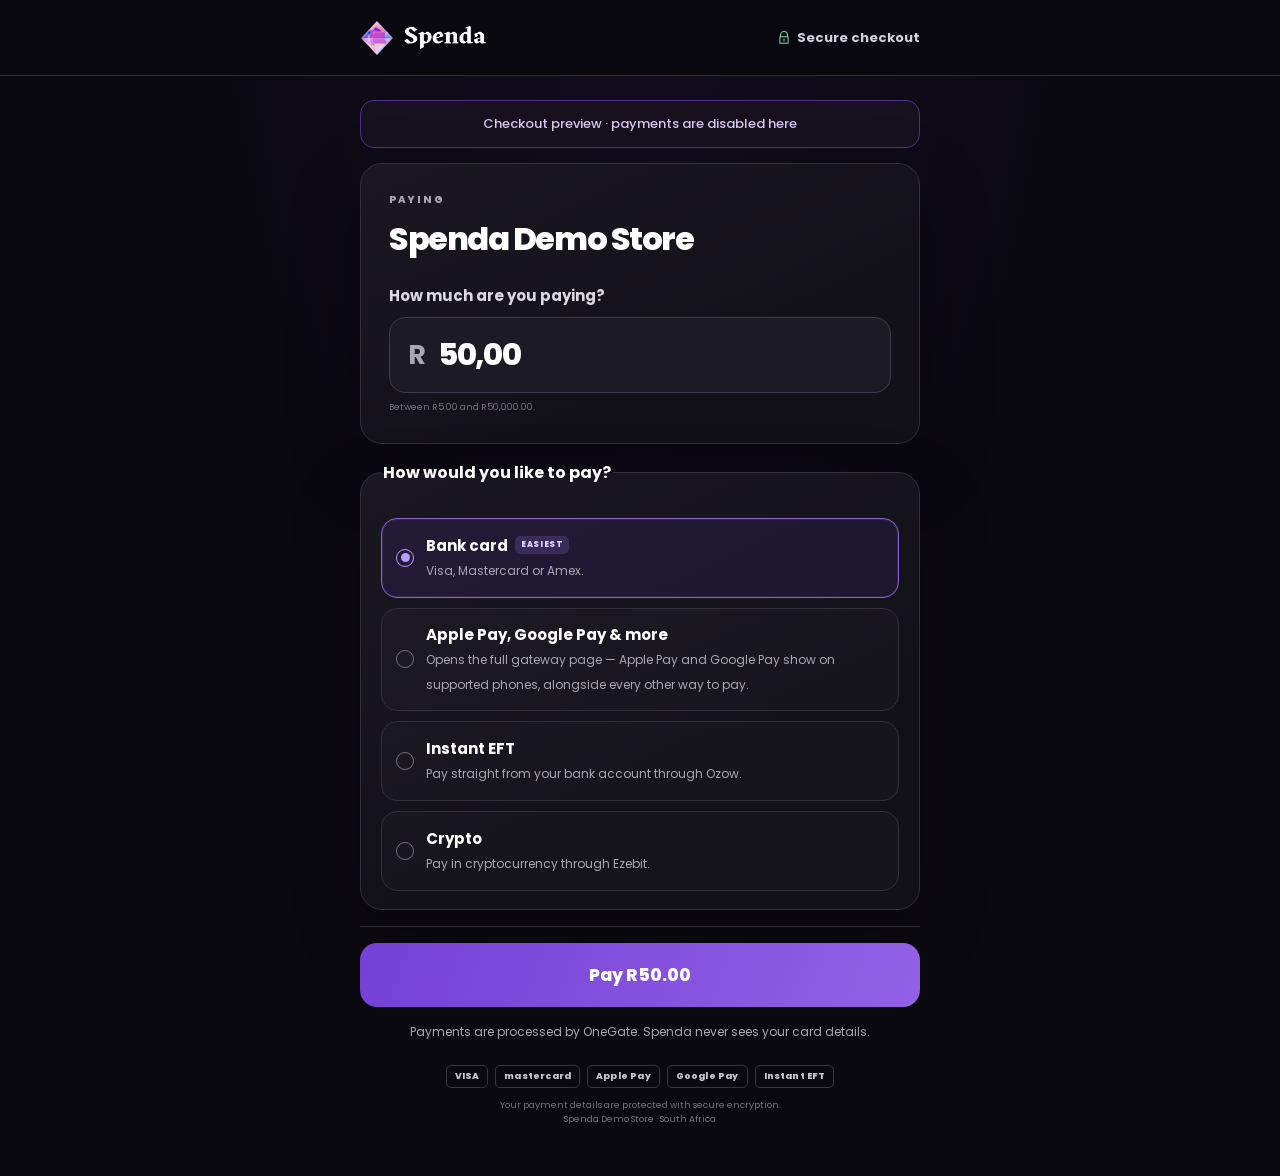
<file: index.html>
<!doctype html>
<html lang="en-ZA">
  <head>
    <meta charset="utf-8">
    <meta name="viewport" content="width=device-width, initial-scale=1">
    <meta name="theme-color" content="#0b0910">
    <meta name="description" content="Visual-only Spenda Demo Store checkout preview. Payments are disabled.">
    <title>Checkout · Spenda Demo Store</title>
    <style>
      :root {
        color-scheme: dark;
        font-family: "Poppins", ui-sans-serif, system-ui, -apple-system, BlinkMacSystemFont, "Segoe UI", sans-serif;
        font-synthesis: none;
        text-rendering: optimizeLegibility;
        -webkit-font-smoothing: antialiased;
        --ink: #0b0910;
        --panel: #17141e;
        --panel-soft: #201b29;
        --line: #332d3c;
        --muted: #a9a6b1;
        --violet: #9c73ef;
        --violet-soft: #d6c6ee;
      }

      @font-face { font-family: "Poppins"; font-weight: 400; font-display: swap; src: url("assets/fonts/poppins-400.woff2") format("woff2"); }
      @font-face { font-family: "Poppins"; font-weight: 500; font-display: swap; src: url("assets/fonts/poppins-500.woff2") format("woff2"); }
      @font-face { font-family: "Poppins"; font-weight: 600; font-display: swap; src: url("assets/fonts/poppins-600.woff2") format("woff2"); }
      @font-face { font-family: "Poppins"; font-weight: 700; font-display: swap; src: url("assets/fonts/poppins-700.woff2") format("woff2"); }
      @font-face { font-family: "Poppins"; font-weight: 800; font-display: swap; src: url("assets/fonts/poppins-800.woff2") format("woff2"); }

      * { box-sizing: border-box; }
      body {
        min-width: 320px;
        min-height: 100vh;
        margin: 0;
        color: #fff;
        background:
          radial-gradient(ellipse at 50% -16%, rgb(110 59 209 / 10%), transparent 48%),
          var(--ink);
      }
      button, input { font: inherit; }
      .page { width: min(100% - 32px, 560px); margin: 0 auto; padding: 0 0 32px; }
      .topbar {
        position: relative;
        left: 50%;
        display: flex;
        width: 100vw;
        height: 76px;
        align-items: center;
        justify-content: space-between;
        margin: 0 0 24px;
        padding-inline: max(16px, calc((100vw - 560px) / 2));
        transform: translateX(-50%);
        border-bottom: 1px solid #302b36;
        background: #0b0910;
      }
      .brand { display: flex; align-items: center; gap: 10px; }
      .brand img:first-child { width: 34px; height: 34px; object-fit: contain; }
      .brand img:last-child { width: 82px; height: 24px; object-fit: contain; }
      .secure {
        display: flex;
        align-items: center;
        gap: 6px;
        color: #d4d0dc;
        font-size: 13px;
        font-weight: 650;
      }
      .secure svg { width: 14px; height: 14px; color: #80d7a4; }
      .preview {
        display: flex;
        align-items: center;
        justify-content: center;
        margin: 0 0 15px;
        padding: 13px 12px;
        border: 1px solid #503087;
        border-radius: 14px;
        color: #d6c6ee;
        background: #17111f;
        font-size: 13px;
        font-weight: 500;
      }
      .preview b { font-size: 15px; }
      .card {
        overflow: hidden;
        border: 1px solid var(--line);
        border-radius: 22px;
        background: linear-gradient(155deg, #1a1721, #131118 64%);
        box-shadow: 0 24px 70px rgb(0 0 0 / 32%);
      }
      .merchant { padding: 28px; }
      .eyebrow { margin: 0 0 7px; color: var(--muted); font-size: 10px; font-weight: 750; letter-spacing: .17em; text-transform: uppercase; }
      h1 { margin: 0; font-size: 32px; font-weight: 750; letter-spacing: -.045em; }
      .amount-wrap { margin-top: 21px; }
      .amount-label { display: block; margin-bottom: 10px; color: #dbd8e0; font-size: 15px; font-weight: 700; }
      .amount-box {
        display: flex;
        align-items: center;
        min-height: 76px;
        padding: 0 18px;
        border: 1px solid #40384b;
        border-radius: 16px;
        background: #1c1a25;
      }
      .currency { margin-right: 12px; color: #aaa5b2; font-size: 27px; font-weight: 700; }
      .amount-box input {
        width: 100%;
        padding: 10px 0;
        border: 0;
        outline: 0;
        color: #fff;
        background: transparent;
        font-size: 30px;
        font-weight: 750;
        letter-spacing: -.045em;
      }
      .amount-box:focus-within { border-color: var(--violet); box-shadow: 0 0 0 3px rgb(156 115 239 / 15%); }
      .methods {
        margin: 16px 0 0;
        padding: 20px 20px 18px;
        border: 1px solid var(--line);
        border-radius: 22px;
        background: linear-gradient(155deg, #1a1721, #131118 64%);
        box-shadow: 0 24px 70px rgb(0 0 0 / 24%);
      }
      .methods h2 { margin: 0 0 13px; font-size: 16px; font-weight: 700; }
      .method-list { display: grid; gap: 10px; }
      .method {
        position: relative;
        display: flex;
        align-items: center;
        gap: 12px;
        min-height: 80px;
        padding: 14px;
        border: 1px solid var(--line);
        border-radius: 16px;
        background: rgb(255 255 255 / 1.5%);
      }
      .method.selected { border-color: #8a61dc; background: rgb(110 59 209 / 12%); box-shadow: inset 0 0 0 1px rgb(156 115 239 / 13%); }
      .method input { position: absolute; width: 1px; height: 1px; opacity: 0; }
      .radio {
        display: grid;
        flex: 0 0 18px;
        width: 18px;
        height: 18px;
        place-items: center;
        border: 1.5px solid #77717f;
        border-radius: 50%;
      }
      .selected .radio { border-color: #b99aff; }
      .selected .radio::after { width: 9px; height: 9px; border-radius: 50%; background: #b99aff; content: ""; }
      .method:focus-within { outline: 2px solid var(--violet); outline-offset: 2px; }
      .method-icon {
        display: grid;
        flex: 0 0 45px;
        width: 45px;
        height: 45px;
        place-items: center;
        border: 1px solid #393440;
        border-radius: 12px;
        color: #e7e2ec;
        background: #211d28;
        font-size: 16px;
        font-weight: 750;
      }
      .method-icon.card-icon { color: #c5b0fc; }
      .method-icon.eft-icon { color: #83d5a5; font-size: 19px; }
      .method-icon.crypto-icon { color: #ffc56f; font-size: 20px; }
      .method-copy { min-width: 0; flex: 1; }
      .method-title { display: flex; align-items: center; flex-wrap: wrap; gap: 7px; font-size: 15px; font-weight: 700; }
      .method-hint { margin-top: 4px; color: var(--muted); font-size: 12px; line-height: 1.5; }
      .badge {
        padding: 3px 6px;
        border-radius: 5px;
        color: #e1d3ff;
        background: rgb(156 115 239 / 20%);
        font-size: 8px;
        font-weight: 800;
        letter-spacing: .08em;
        text-transform: uppercase;
      }
      .chevron { color: #807a88; font-size: 18px; }
      .actions { margin-top: 16px; padding: 16px 0 0; border-top: 1px solid var(--line); }
      .pay-button {
        width: 100%;
        min-height: 64px;
        border: 0;
        border-radius: 17px;
        color: #fff;
        background: linear-gradient(110deg, #7540d5, #9361e7);
        font-size: 17px;
        font-weight: 750;
        opacity: 1;
        cursor: not-allowed;
      }
      .processor-note { margin: 16px 0 0; color: #a9a6b1; text-align: center; font-size: 12px; line-height: 1.55; }
      .footer { padding: 12px 0 18px; }
      .onegate { display: flex; align-items: center; justify-content: center; gap: 7px; color: #cbc6d1; font-size: 10px; font-weight: 600; }
      .onegate svg { width: 14px; height: 14px; color: #85d5a7; }
      .trust-marks { display: flex; align-items: center; justify-content: center; flex-wrap: wrap; gap: 7px; margin-top: 12px; }
      .trust-mark {
        padding: 4px 8px;
        border: 1px solid #38333f;
        border-radius: 5px;
        color: #c9c4cf;
        font-size: 9px;
        font-weight: 750;
        letter-spacing: .02em;
      }
      .fine-print { margin: 11px 0 0; color: #77717e; text-align: center; font-size: 9px; line-height: 1.5; }
      @media (prefers-reduced-motion: no-preference) { .method { transition: border-color .15s ease, background .15s ease; } }
    </style>
  </head>
  <body>
    <main class="page">
      <header class="topbar" aria-label="Spenda checkout">
        <div class="brand" aria-label="Spenda">
          <img src="assets/spenda-diamond.png" alt="">
          <img src="assets/spenda-wordmark.png" alt="Spenda">
        </div>
        <div class="secure">
          <svg viewBox="0 0 24 24" fill="none" aria-hidden="true"><path d="M6 10V7a6 6 0 0 1 12 0v3m-13 0h14v11H5V10Z" stroke="currentColor" stroke-width="1.8" stroke-linecap="round" stroke-linejoin="round"/><path d="M12 14v3" stroke="currentColor" stroke-width="1.8" stroke-linecap="round"/></svg>
          Secure checkout
        </div>
      </header>

      <p class="preview">Checkout preview · payments are disabled here</p>

      <section class="card" aria-label="Checkout preview">
        <div class="merchant">
          <p class="eyebrow">Paying</p>
          <h1>Spenda Demo Store</h1>
          <div class="amount-wrap">
            <label class="amount-label" for="amount">How much are you paying?</label>
            <div class="amount-box">
              <span class="currency" aria-hidden="true">R</span>
              <input id="amount" type="text" inputmode="decimal" value="50,00" aria-label="Amount in South African rand">
            </div>
            <p class="fine-print" style="margin-top: 8px; text-align: left;">Between R5.00 and R50,000.00.</p>
          </div>
        </div>
      </section>

      <fieldset class="methods">
          <legend style="margin-bottom: 13px; font-size: 16px; font-weight: 700;">How would you like to pay?</legend>
          <div class="method-list">
            <label class="method selected">
              <input type="radio" name="payment-method" value="card" checked>
              <span class="radio" aria-hidden="true"></span>
              <span class="method-copy">
                <span class="method-title">Bank card <span class="badge">Easiest</span></span>
                <span class="method-hint">Visa, Mastercard or Amex.</span>
              </span>
            </label>
            <label class="method">
              <input type="radio" name="payment-method" value="wallet">
              <span class="radio" aria-hidden="true"></span>
              <span class="method-copy">
                <span class="method-title">Apple Pay, Google Pay &amp; more</span>
                <span class="method-hint">Opens the full gateway page — Apple Pay and Google Pay show on supported phones, alongside every other way to pay.</span>
              </span>
            </label>
            <label class="method">
              <input type="radio" name="payment-method" value="eft">
              <span class="radio" aria-hidden="true"></span>
              <span class="method-copy">
                <span class="method-title">Instant EFT</span>
                <span class="method-hint">Pay straight from your bank account through Ozow.</span>
              </span>
            </label>
            <label class="method">
              <input type="radio" name="payment-method" value="crypto">
              <span class="radio" aria-hidden="true"></span>
              <span class="method-copy">
                <span class="method-title">Crypto</span>
                <span class="method-hint">Pay in cryptocurrency through Ezebit.</span>
              </span>
            </label>
          </div>
      </fieldset>

      <div class="actions">
        <button class="pay-button" type="button" disabled aria-disabled="true">Pay R50.00</button>
        <p class="processor-note">Payments are processed by OneGate. Spenda never sees your card details.</p>
      </div>

      <footer class="footer">
        <div class="trust-marks" aria-label="Accepted payment networks">
          <span class="trust-mark">VISA</span>
          <span class="trust-mark">mastercard</span>
          <span class="trust-mark">Apple Pay</span>
          <span class="trust-mark">Google Pay</span>
          <span class="trust-mark">Instant EFT</span>
        </div>
        <p class="fine-print">Your payment details are protected with secure encryption.<br>Spenda Demo Store · South Africa</p>
      </footer>
    </main>
    <script>
      const options = document.querySelectorAll(".method");
      const amountInput = document.querySelector("#amount");
      const payButton = document.querySelector(".pay-button");

      amountInput.addEventListener("input", () => {
        payButton.textContent = amountInput.value.trim()
          ? `Pay R${amountInput.value.trim().replace(",", ".")}`
          : "Pay";
      });

      options.forEach((option) => {
        option.addEventListener("change", (event) => {
          options.forEach((item) => item.classList.toggle("selected", item === event.currentTarget));
        });
      });
    </script>
  </body>
</html>
</file>
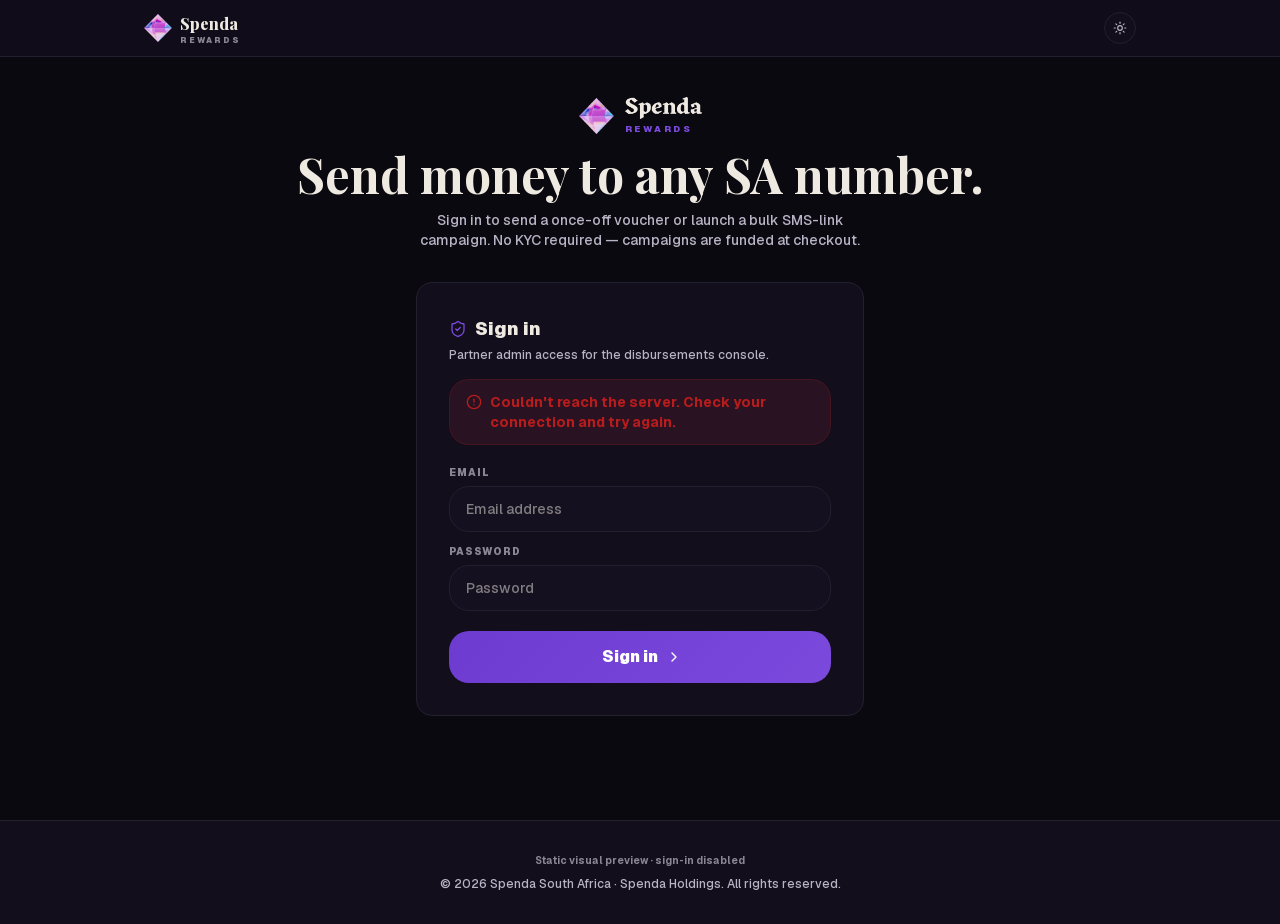
<file: disbursements-preview.html>
<!doctype html>
<html lang="en">
  <head>
    <meta charset="utf-8">
    <meta name="viewport" content="width=device-width, initial-scale=1">
    <meta name="theme-color" content="#111116">
    <meta name="description" content="Static visual preview of Spenda Rewards disbursements sign-in.">
    <title>Disbursements sign in · Spenda Rewards</title>
    <link rel="preload" href="disbursements/_next/static/media/2a65768255d6b625-s.p.d19752fb.woff2" as="font" crossorigin type="font/woff2">
    <link rel="preload" href="disbursements/_next/static/media/70e3db2de7f94926-s.p.347f98aa.woff2" as="font" crossorigin type="font/woff2">
    <link rel="preload" href="disbursements/_next/static/media/797e433ab948586e-s.p.29207c2f.woff2" as="font" crossorigin type="font/woff2">
    <link rel="preload" href="disbursements/_next/static/media/caa3a2e1cccd8315-s.p.3b6cae6d.woff2" as="font" crossorigin type="font/woff2">
    <link rel="stylesheet" href="disbursements/_next/static/chunks/84e44e27fcb51c88.css">
    <link rel="stylesheet" href="disbursements/_next/static/chunks/3e13c8d7980dd9ba.css">
  </head>
  <body class="geist_a71539c9-module__T19VSG__variable geist_mono_8d43a2aa-module__8Li5zG__variable antialiased">
    <div id="disb-root" class="disb-theme playfair_display_8b3e7abe-module__DwmjVa__variable min-h-screen bg-disb-bg text-disb-text" data-disb-theme="dark">
      <a href="#disb-main" class="spenda-skip-link">Skip to main content</a>
      <header class="bg-disb-surface/90 backdrop-blur border-b border-disb-border sticky top-0 z-30">
        <div class="max-w-5xl mx-auto px-4 py-2 sm:py-0 sm:h-14 flex flex-wrap items-center justify-between gap-x-4 gap-y-2">
          <a class="spenda-focus-ring flex items-center gap-2 rounded-disb-md" href="#disb-main">
            <img src="disbursements/brand/spenda-diamond.png" alt="" aria-hidden="true" draggable="false" class="object-contain select-none w-7 h-7 shrink-0">
            <span class="leading-none">
              <span class="block text-base font-black text-disb-text [font-family:var(--font-display)]">Spenda</span>
              <span class="block text-[8px] font-black uppercase tracking-[0.25em] text-disb-text-subtle">Rewards</span>
            </span>
          </a>
          <div class="flex items-center gap-2 sm:gap-3 order-3 sm:order-none w-full sm:w-auto justify-between sm:justify-end">
            <button type="button" aria-label="Switch to light theme" title="Switch to light theme" class="spenda-focus-ring flex h-8 w-8 items-center justify-center rounded-full border border-disb-border bg-disb-surface text-disb-text-muted transition-colors hover:text-disb-text" disabled>
              <svg xmlns="http://www.w3.org/2000/svg" width="14" height="14" viewBox="0 0 24 24" fill="none" stroke="currentColor" stroke-width="2" stroke-linecap="round" stroke-linejoin="round" class="lucide lucide-sun" aria-hidden="true"><circle cx="12" cy="12" r="4"></circle><path d="M12 2v2"></path><path d="M12 20v2"></path><path d="m4.93 4.93 1.41 1.41"></path><path d="m17.66 17.66 1.41 1.41"></path><path d="M2 12h2"></path><path d="M20 12h2"></path><path d="m6.34 17.66-1.41 1.41"></path><path d="m19.07 4.93-1.41 1.41"></path></svg>
            </button>
          </div>
        </div>
      </header>
      <main id="disb-main" class="max-w-5xl mx-auto px-4 py-8 md:py-10">
        <div class="text-center mb-8">
          <div class="flex items-center justify-center gap-2.5">
            <img alt="" width="36" height="36" draggable="false" class="w-9 h-9 shrink-0 object-contain select-none" src="disbursements/brand/spenda-diamond.png">
            <span class="leading-none text-left">
              <span role="img" aria-label="Spenda" class="block bg-current text-disb-text select-none" style="height:22px;width:77px;mask-image:url('disbursements/brand/spenda-wordmark.png');mask-repeat:no-repeat;mask-size:contain;-webkit-mask-position:center"></span>
              <span class="block mt-1.5 text-[9px] font-black uppercase tracking-[0.28em] text-disb-accent">Rewards</span>
            </span>
          </div>
          <h1 class="mt-4 text-4xl md:text-5xl font-bold text-disb-text [font-family:var(--font-display)]">Send money to any SA number.</h1>
          <p class="mt-3 text-sm font-medium text-disb-text-muted max-w-md mx-auto">Sign in to send a once-off voucher or launch a bulk SMS-link campaign. No KYC required — campaigns are funded at checkout.</p>
        </div>
        <section class="bg-disb-surface border border-disb-border rounded-disb-lg p-6 md:p-8 max-w-md mx-auto" aria-labelledby="signin-title">
          <h2 id="signin-title" class="text-lg font-black text-disb-text flex items-center gap-2">
            <svg xmlns="http://www.w3.org/2000/svg" width="18" height="18" viewBox="0 0 24 24" fill="none" stroke="currentColor" stroke-width="2" stroke-linecap="round" stroke-linejoin="round" class="lucide lucide-shield-check text-disb-accent stroke-[1.75]" aria-hidden="true"><path d="M20 13c0 5-3.5 7.5-7.66 8.95a1 1 0 0 1-.67-.01C7.5 20.5 4 18 4 13V6a1 1 0 0 1 1-1c2 0 4.5-1.2 6.24-2.72a1.17 1.17 0 0 1 1.52 0C14.51 3.81 17 5 19 5a1 1 0 0 1 1 1z"></path><path d="m9 12 2 2 4-4"></path></svg>
            Sign in
          </h2>
          <p class="text-xs font-medium text-disb-text-muted mt-1">Partner admin access for the disbursements console.</p>
          <div class="mt-4 flex items-start gap-2 rounded-disb-xl border border-disb-danger/20 bg-disb-danger-bg px-4 py-3 text-disb-danger" role="status">
            <svg xmlns="http://www.w3.org/2000/svg" width="16" height="16" viewBox="0 0 24 24" fill="none" stroke="currentColor" stroke-width="2" stroke-linecap="round" stroke-linejoin="round" class="lucide lucide-circle-alert mt-0.5 shrink-0" aria-hidden="true"><circle cx="12" cy="12" r="10"></circle><line x1="12" x2="12" y1="8" y2="12"></line><line x1="12" x2="12.01" y1="16" y2="16"></line></svg>
            <p class="text-sm font-bold">Couldn't reach the server. Check your connection and try again.</p>
          </div>
          <div class="mt-5 space-y-3" aria-label="Sign-in form preview">
            <label class="block">
              <span class="text-[10px] font-black text-disb-text-subtle uppercase tracking-widest block mb-1.5">Email</span>
              <input type="email" autocomplete="off" placeholder="Email address" disabled style="opacity:1" class="w-full px-4 py-3 bg-disb-surface-muted text-disb-text border border-disb-border rounded-disb-xl text-sm font-medium">
            </label>
            <label class="block">
              <span class="text-[10px] font-black text-disb-text-subtle uppercase tracking-widest block mb-1.5">Password</span>
              <input type="password" autocomplete="off" placeholder="Password" disabled style="opacity:1" class="w-full px-4 py-3 bg-disb-surface-muted text-disb-text border border-disb-border rounded-disb-xl text-sm font-medium">
            </label>
          </div>
          <button type="button" disabled style="opacity:1" class="spenda-focus-on-dark disb-accent-gradient mt-5 w-full text-disb-accent-contrast font-black py-3.5 rounded-disb-xl flex items-center justify-center gap-2">
            Sign in
            <svg xmlns="http://www.w3.org/2000/svg" width="16" height="16" viewBox="0 0 24 24" fill="none" stroke="currentColor" stroke-width="2" stroke-linecap="round" stroke-linejoin="round" class="lucide lucide-chevron-right -mr-1" aria-hidden="true"><path d="m9 18 6-6-6-6"></path></svg>
          </button>
        </section>
      </main>
      <footer class="border-t border-disb-border bg-disb-surface mt-16">
        <div class="max-w-5xl mx-auto px-4 py-8 text-center">
          <p class="text-[10px] font-bold text-disb-text-subtle mb-2">Static visual preview · sign-in disabled</p>
          <p class="text-xs font-medium text-disb-text-muted">© 2026 Spenda South Africa · Spenda Holdings. All rights reserved.</p>
        </div>
      </footer>
    </div>
  </body>
</html>
</file>
<file: disbursements/_next/static/chunks/84e44e27fcb51c88.css>
@font-face{font-family:Geist;font-style:normal;font-weight:100 900;font-display:swap;src:url(../media/fef07dbb0973bf53-s.518e079e.woff2)format("woff2");unicode-range:U+460-52F,U+1C80-1C8A,U+20B4,U+2DE0-2DFF,U+A640-A69F,U+FE2E-FE2F}@font-face{font-family:Geist;font-style:normal;font-weight:100 900;font-display:swap;src:url(../media/8a480f0b521d4e75-s.ea323500.woff2)format("woff2");unicode-range:U+301,U+400-45F,U+490-491,U+4B0-4B1,U+2116}@font-face{font-family:Geist;font-style:normal;font-weight:100 900;font-display:swap;src:url(../media/53b9e256198e5412-s.853d50a3.woff2)format("woff2");unicode-range:U+102-103,U+110-111,U+128-129,U+168-169,U+1A0-1A1,U+1AF-1B0,U+300-301,U+303-304,U+308-309,U+323,U+329,U+1EA0-1EF9,U+20AB}@font-face{font-family:Geist;font-style:normal;font-weight:100 900;font-display:swap;src:url(../media/7178b3e590c64307-s.55554cd0.woff2)format("woff2");unicode-range:U+100-2BA,U+2BD-2C5,U+2C7-2CC,U+2CE-2D7,U+2DD-2FF,U+304,U+308,U+329,U+1D00-1DBF,U+1E00-1E9F,U+1EF2-1EFF,U+2020,U+20A0-20AB,U+20AD-20C0,U+2113,U+2C60-2C7F,U+A720-A7FF}@font-face{font-family:Geist;font-style:normal;font-weight:100 900;font-display:swap;src:url(../media/caa3a2e1cccd8315-s.p.3b6cae6d.woff2)format("woff2");unicode-range:U+??,U+131,U+152-153,U+2BB-2BC,U+2C6,U+2DA,U+2DC,U+304,U+308,U+329,U+2000-206F,U+20AC,U+2122,U+2191,U+2193,U+2212,U+2215,U+FEFF,U+FFFD}@font-face{font-family:Geist Fallback;src:local(Arial);ascent-override:95.94%;descent-override:28.16%;line-gap-override:0.0%;size-adjust:104.76%}.geist_a71539c9-module__T19VSG__className{font-family:Geist,Geist Fallback;font-style:normal}.geist_a71539c9-module__T19VSG__variable{--font-geist-sans:"Geist","Geist Fallback"}
@font-face{font-family:Geist Mono;font-style:normal;font-weight:100 900;font-display:swap;src:url(../media/5ce348bf30bf5439-s.56c1f21e.woff2)format("woff2");unicode-range:U+460-52F,U+1C80-1C8A,U+20B4,U+2DE0-2DFF,U+A640-A69F,U+FE2E-FE2F}@font-face{font-family:Geist Mono;font-style:normal;font-weight:100 900;font-display:swap;src:url(../media/4fa387ec64143e14-s.3b336396.woff2)format("woff2");unicode-range:U+301,U+400-45F,U+490-491,U+4B0-4B1,U+2116}@font-face{font-family:Geist Mono;font-style:normal;font-weight:100 900;font-display:swap;src:url(../media/6306c77e7c8268e4-s.e3369375.woff2)format("woff2");unicode-range:U+2000-2001,U+2004-2008,U+200A,U+23B8-23BD,U+2500-259F}@font-face{font-family:Geist Mono;font-style:normal;font-weight:100 900;font-display:swap;src:url(../media/7d817b4c03b0c5f1-s.a40b9a8b.woff2)format("woff2");unicode-range:U+102-103,U+110-111,U+128-129,U+168-169,U+1A0-1A1,U+1AF-1B0,U+300-301,U+303-304,U+308-309,U+323,U+329,U+1EA0-1EF9,U+20AB}@font-face{font-family:Geist Mono;font-style:normal;font-weight:100 900;font-display:swap;src:url(../media/bbc41e54d2fcbd21-s.fe42ddf4.woff2)format("woff2");unicode-range:U+100-2BA,U+2BD-2C5,U+2C7-2CC,U+2CE-2D7,U+2DD-2FF,U+304,U+308,U+329,U+1D00-1DBF,U+1E00-1E9F,U+1EF2-1EFF,U+2020,U+20A0-20AB,U+20AD-20C0,U+2113,U+2C60-2C7F,U+A720-A7FF}@font-face{font-family:Geist Mono;font-style:normal;font-weight:100 900;font-display:swap;src:url(../media/797e433ab948586e-s.p.29207c2f.woff2)format("woff2");unicode-range:U+??,U+131,U+152-153,U+2BB-2BC,U+2C6,U+2DA,U+2DC,U+304,U+308,U+329,U+2000-206F,U+20AC,U+2122,U+2191,U+2193,U+2212,U+2215,U+FEFF,U+FFFD}@font-face{font-family:Geist Mono Fallback;src:local(Arial);ascent-override:74.67%;descent-override:21.92%;line-gap-override:0.0%;size-adjust:134.59%}.geist_mono_8d43a2aa-module__8Li5zG__className{font-family:Geist Mono,Geist Mono Fallback;font-style:normal}.geist_mono_8d43a2aa-module__8Li5zG__variable{--font-geist-mono:"Geist Mono","Geist Mono Fallback"}
@layer properties{@supports (((-webkit-hyphens:none)) and (not (margin-trim:inline))) or ((-moz-orient:inline) and (not (color:rgb(from red r g b)))){*,:before,:after,::backdrop{--tw-translate-x:0;--tw-translate-y:0;--tw-translate-z:0;--tw-rotate-x:initial;--tw-rotate-y:initial;--tw-rotate-z:initial;--tw-skew-x:initial;--tw-skew-y:initial;--tw-scroll-snap-strictness:proximity;--tw-space-y-reverse:0;--tw-space-x-reverse:0;--tw-divide-y-reverse:0;--tw-border-style:solid;--tw-gradient-position:initial;--tw-gradient-from:#0000;--tw-gradient-via:#0000;--tw-gradient-to:#0000;--tw-gradient-stops:initial;--tw-gradient-via-stops:initial;--tw-gradient-from-position:0%;--tw-gradient-via-position:50%;--tw-gradient-to-position:100%;--tw-leading:initial;--tw-font-weight:initial;--tw-tracking:initial;--tw-ordinal:initial;--tw-slashed-zero:initial;--tw-numeric-figure:initial;--tw-numeric-spacing:initial;--tw-numeric-fraction:initial;--tw-shadow:0 0 #0000;--tw-shadow-color:initial;--tw-shadow-alpha:100%;--tw-inset-shadow:0 0 #0000;--tw-inset-shadow-color:initial;--tw-inset-shadow-alpha:100%;--tw-ring-color:initial;--tw-ring-shadow:0 0 #0000;--tw-inset-ring-color:initial;--tw-inset-ring-shadow:0 0 #0000;--tw-ring-inset:initial;--tw-ring-offset-width:0px;--tw-ring-offset-color:#fff;--tw-ring-offset-shadow:0 0 #0000;--tw-blur:initial;--tw-brightness:initial;--tw-contrast:initial;--tw-grayscale:initial;--tw-hue-rotate:initial;--tw-invert:initial;--tw-opacity:initial;--tw-saturate:initial;--tw-sepia:initial;--tw-drop-shadow:initial;--tw-drop-shadow-color:initial;--tw-drop-shadow-alpha:100%;--tw-drop-shadow-size:initial;--tw-backdrop-blur:initial;--tw-backdrop-brightness:initial;--tw-backdrop-contrast:initial;--tw-backdrop-grayscale:initial;--tw-backdrop-hue-rotate:initial;--tw-backdrop-invert:initial;--tw-backdrop-opacity:initial;--tw-backdrop-saturate:initial;--tw-backdrop-sepia:initial;--tw-duration:initial;--tw-scale-x:1;--tw-scale-y:1;--tw-scale-z:1}}}@layer theme{:root,:host{--color-red-50:#fef2f2;--color-red-200:#ffcaca;--color-red-500:#fb2c36;--color-red-600:#e40014;--color-red-700:#bf000f;--color-amber-50:#fffbeb;--color-amber-100:#fef3c6;--color-amber-200:#fee685;--color-amber-700:#b75000;--color-amber-800:#953d00;--color-amber-900:#7b3306;--color-emerald-50:#ecfdf5;--color-emerald-100:#d0fae5;--color-emerald-200:#a4f4cf;--color-emerald-400:#00d294;--color-emerald-500:#00bb7f;--color-emerald-600:#009767;--color-emerald-700:#007956;--color-emerald-800:#005f46;--color-sky-50:#f0f9ff;--color-sky-200:#b8e6fe;--color-sky-700:#0069a4;--color-sky-800:#005986;--color-blue-500:#3080ff;--color-indigo-700:#432dd7;--color-indigo-900:#312c85;--color-violet-50:#f5f3ff;--color-violet-100:#ede9fe;--color-violet-200:#ddd6ff;--color-violet-300:#c4b4ff;--color-violet-400:#a685ff;--color-violet-500:#8d54ff;--color-violet-600:#7f22fe;--color-violet-700:#7008e7;--color-purple-50:#faf5ff;--color-purple-600:#9810fa;--color-rose-50:#fff1f2;--color-rose-100:#ffe4e6;--color-rose-200:#ffccd3;--color-rose-400:#ff667f;--color-rose-500:#ff2357;--color-rose-600:#e70044;--color-rose-700:#c20039;--color-slate-50:#f8fafc;--color-slate-100:#f1f5f9;--color-slate-200:#e2e8f0;--color-slate-300:#cad5e2;--color-slate-400:#90a1b9;--color-slate-500:#62748e;--color-slate-600:#45556c;--color-slate-700:#314158;--color-slate-800:#1d293d;--color-slate-900:#0f172b;--color-slate-950:#020618;--color-black:#000;--color-white:#fff;--spacing:.25rem;--container-xs:20rem;--container-sm:24rem;--container-md:28rem;--container-lg:32rem;--container-xl:36rem;--container-2xl:42rem;--container-3xl:48rem;--container-4xl:56rem;--container-5xl:64rem;--container-6xl:72rem;--container-7xl:80rem;--text-xs:.75rem;--text-xs--line-height:calc(1/.75);--text-sm:.875rem;--text-sm--line-height:calc(1.25/.875);--text-base:1rem;--text-base--line-height:calc(1.5/1);--text-lg:1.125rem;--text-lg--line-height:calc(1.75/1.125);--text-xl:1.25rem;--text-xl--line-height:calc(1.75/1.25);--text-2xl:1.5rem;--text-2xl--line-height:calc(2/1.5);--text-3xl:1.875rem;--text-3xl--line-height:calc(2.25/1.875);--text-4xl:2.25rem;--text-4xl--line-height:calc(2.5/2.25);--text-5xl:3rem;--text-5xl--line-height:1;--font-weight-medium:500;--font-weight-semibold:600;--font-weight-bold:700;--font-weight-extrabold:800;--font-weight-black:900;--tracking-tight:-.025em;--tracking-wide:.025em;--tracking-wider:.05em;--tracking-widest:.1em;--leading-tight:1.25;--leading-snug:1.375;--leading-relaxed:1.625;--radius-md:.375rem;--radius-lg:.5rem;--radius-xl:.75rem;--radius-2xl:1rem;--radius-3xl:1.5rem;--animate-spin:spin 1s linear infinite;--animate-pulse:pulse 2s cubic-bezier(.4,0,.6,1)infinite;--blur-sm:8px;--blur-md:12px;--blur-2xl:40px;--blur-3xl:64px;--default-transition-duration:.15s;--default-transition-timing-function:cubic-bezier(.4,0,.2,1);--default-font-family:var(--font-geist-sans);--default-mono-font-family:var(--font-geist-mono)}@supports (color:lab(0% 0 0)){:root,:host{--color-red-50:lab(96.5005% 4.18508 1.52328);--color-red-200:lab(86.017% 19.8815 7.75869);--color-red-500:lab(55.4814% 75.0732 48.8528);--color-red-600:lab(48.4493% 77.4328 61.5452);--color-red-700:lab(40.4273% 67.2623 53.7441);--color-amber-50:lab(98.6252% -.635922 8.42309);--color-amber-100:lab(95.916% -1.21653 23.111);--color-amber-200:lab(91.7203% -.505269 49.9084);--color-amber-700:lab(47.2709% 42.9082 69.2966);--color-amber-800:lab(37.8822% 37.1699 52.2718);--color-amber-900:lab(31.2288% 30.2627 40.0378);--color-emerald-50:lab(97.8462% -6.94966 1.85487);--color-emerald-100:lab(94.9004% -17.0769 5.63836);--color-emerald-200:lab(90.2247% -31.039 9.47084);--color-emerald-400:lab(75.0771% -60.7313 19.4147);--color-emerald-500:lab(66.9756% -58.27 19.5419);--color-emerald-600:lab(55.0481% -49.9246 15.93);--color-emerald-700:lab(44.4871% -41.0396 11.0361);--color-emerald-800:lab(35.3675% -33.1188 8.04002);--color-sky-50:lab(97.3623% -2.33802 -4.13098);--color-sky-200:lab(88.6983% -11.3978 -16.8488);--color-sky-700:lab(41.6013% -9.10804 -42.5647);--color-sky-800:lab(35.164% -9.57692 -34.4068);--color-blue-500:lab(54.1736% 13.3369 -74.6839);--color-indigo-700:lab(32.4486% 49.2217 -84.6695);--color-indigo-900:lab(23.3911% 24.6978 -50.4718);--color-violet-50:lab(96.2416% 2.28849 -5.51657);--color-violet-100:lab(93.0838% 4.35197 -9.88284);--color-violet-200:lab(87.0888% 8.53688 -19.4189);--color-violet-300:lab(76.7419% 18.3911 -37.0706);--color-violet-400:lab(62.8239% 34.9159 -60.0512);--color-violet-500:lab(49.9355% 55.1776 -81.8963);--color-violet-600:lab(41.088% 68.9966 -91.995);--color-violet-700:lab(35.2783% 67.9912 -88.793);--color-purple-50:lab(97.1627% 2.99937 -4.13398);--color-purple-600:lab(43.0295% 75.21 -86.5669);--color-rose-50:lab(96.2369% 4.94155 1.28011);--color-rose-100:lab(92.8221% 9.86832 2.60075);--color-rose-200:lab(86.806% 19.1909 4.07754);--color-rose-400:lab(64.4125% 63.0291 19.2068);--color-rose-500:lab(56.101% 79.4328 31.4532);--color-rose-600:lab(49.1882% 81.577 36.0311);--color-rose-700:lab(41.1651% 71.6251 30.3087);--color-slate-50:lab(98.1434% -.369519 -1.05966);--color-slate-100:lab(96.286% -.852436 -2.46847);--color-slate-200:lab(91.7353% -.998765 -4.76968);--color-slate-300:lab(84.7652% -1.94535 -7.93337);--color-slate-400:lab(65.5349% -2.25151 -14.5072);--color-slate-500:lab(48.0876% -2.03595 -16.5814);--color-slate-600:lab(35.5623% -1.74978 -15.4316);--color-slate-700:lab(26.9569% -1.47016 -15.6993);--color-slate-800:lab(16.132% -.318035 -14.6672);--color-slate-900:lab(7.78673% 1.82345 -15.0537);--color-slate-950:lab(1.76974% 1.32743 -9.28855)}}}@layer base{*,:after,:before,::backdrop{box-sizing:border-box;border:0 solid;margin:0;padding:0}::file-selector-button{box-sizing:border-box;border:0 solid;margin:0;padding:0}html,:host{-webkit-text-size-adjust:100%;tab-size:4;line-height:1.5;font-family:var(--default-font-family,ui-sans-serif,system-ui,sans-serif,"Apple Color Emoji","Segoe UI Emoji","Segoe UI Symbol","Noto Color Emoji");font-feature-settings:var(--default-font-feature-settings,normal);font-variation-settings:var(--default-font-variation-settings,normal);-webkit-tap-highlight-color:transparent}hr{height:0;color:inherit;border-top-width:1px}abbr:where([title]){-webkit-text-decoration:underline dotted;text-decoration:underline dotted}h1,h2,h3,h4,h5,h6{font-size:inherit;font-weight:inherit}a{color:inherit;-webkit-text-decoration:inherit;-webkit-text-decoration:inherit;-webkit-text-decoration:inherit;-webkit-text-decoration:inherit;text-decoration:inherit}b,strong{font-weight:bolder}code,kbd,samp,pre{font-family:var(--default-mono-font-family,ui-monospace,SFMono-Regular,Menlo,Monaco,Consolas,"Liberation Mono","Courier New",monospace);font-feature-settings:var(--default-mono-font-feature-settings,normal);font-variation-settings:var(--default-mono-font-variation-settings,normal);font-size:1em}small{font-size:80%}sub,sup{vertical-align:baseline;font-size:75%;line-height:0;position:relative}sub{bottom:-.25em}sup{top:-.5em}table{text-indent:0;border-color:inherit;border-collapse:collapse}:-moz-focusring{outline:auto}progress{vertical-align:baseline}summary{display:list-item}ol,ul,menu{list-style:none}img,svg,video,canvas,audio,iframe,embed,object{vertical-align:middle;display:block}img,video{max-width:100%;height:auto}button,input,select,optgroup,textarea{font:inherit;font-feature-settings:inherit;font-variation-settings:inherit;letter-spacing:inherit;color:inherit;opacity:1;background-color:#0000;border-radius:0}::file-selector-button{font:inherit;font-feature-settings:inherit;font-variation-settings:inherit;letter-spacing:inherit;color:inherit;opacity:1;background-color:#0000;border-radius:0}:where(select:is([multiple],[size])) optgroup{font-weight:bolder}:where(select:is([multiple],[size])) optgroup option{padding-inline-start:20px}::file-selector-button{margin-inline-end:4px}::placeholder{opacity:1}@supports (not ((-webkit-appearance:-apple-pay-button))) or (contain-intrinsic-size:1px){::placeholder{color:currentColor}@supports (color:color-mix(in lab, red, red)){::placeholder{color:color-mix(in oklab,currentcolor 50%,transparent)}}}textarea{resize:vertical}::-webkit-search-decoration{-webkit-appearance:none}::-webkit-date-and-time-value{min-height:1lh;text-align:inherit}::-webkit-datetime-edit{display:inline-flex}::-webkit-datetime-edit-fields-wrapper{padding:0}::-webkit-datetime-edit{padding-block:0}::-webkit-datetime-edit-year-field{padding-block:0}::-webkit-datetime-edit-month-field{padding-block:0}::-webkit-datetime-edit-day-field{padding-block:0}::-webkit-datetime-edit-hour-field{padding-block:0}::-webkit-datetime-edit-minute-field{padding-block:0}::-webkit-datetime-edit-second-field{padding-block:0}::-webkit-datetime-edit-millisecond-field{padding-block:0}::-webkit-datetime-edit-meridiem-field{padding-block:0}::-webkit-calendar-picker-indicator{line-height:1}:-moz-ui-invalid{box-shadow:none}button,input:where([type=button],[type=reset],[type=submit]){appearance:button}::file-selector-button{appearance:button}::-webkit-inner-spin-button{height:auto}::-webkit-outer-spin-button{height:auto}[hidden]:where(:not([hidden=until-found])){display:none!important}}@layer components;@layer utilities{.pointer-events-auto{pointer-events:auto}.pointer-events-none{pointer-events:none}.collapse{visibility:collapse}.visible{visibility:visible}.sr-only{clip-path:inset(50%);white-space:nowrap;border-width:0;width:1px;height:1px;margin:-1px;padding:0;position:absolute;overflow:hidden}.absolute{position:absolute}.fixed{position:fixed}.relative{position:relative}.static{position:static}.sticky{position:sticky}.inset-0{inset:calc(var(--spacing)*0)}.inset-x-0{inset-inline:calc(var(--spacing)*0)}.start{inset-inline-start:var(--spacing)}.end{inset-inline-end:var(--spacing)}.-top-6{top:calc(var(--spacing)*-6)}.-top-8{top:calc(var(--spacing)*-8)}.-top-20{top:calc(var(--spacing)*-20)}.-top-32{top:calc(var(--spacing)*-32)}.top-0{top:calc(var(--spacing)*0)}.top-1\/2{top:50%}.top-2{top:calc(var(--spacing)*2)}.top-4{top:calc(var(--spacing)*4)}.top-24{top:calc(var(--spacing)*24)}.-right-6{right:calc(var(--spacing)*-6)}.-right-8{right:calc(var(--spacing)*-8)}.-right-16{right:calc(var(--spacing)*-16)}.-right-32{right:calc(var(--spacing)*-32)}.right-0{right:calc(var(--spacing)*0)}.right-2{right:calc(var(--spacing)*2)}.right-3{right:calc(var(--spacing)*3)}.right-4{right:calc(var(--spacing)*4)}.-bottom-8{bottom:calc(var(--spacing)*-8)}.-bottom-12{bottom:calc(var(--spacing)*-12)}.-bottom-32{bottom:calc(var(--spacing)*-32)}.bottom-0{bottom:calc(var(--spacing)*0)}.bottom-2\.5{bottom:calc(var(--spacing)*2.5)}.bottom-3{bottom:calc(var(--spacing)*3)}.-left-8{left:calc(var(--spacing)*-8)}.-left-10{left:calc(var(--spacing)*-10)}.-left-32{left:calc(var(--spacing)*-32)}.left-0{left:calc(var(--spacing)*0)}.left-2{left:calc(var(--spacing)*2)}.left-3{left:calc(var(--spacing)*3)}.left-3\.5{left:calc(var(--spacing)*3.5)}.left-4{left:calc(var(--spacing)*4)}.isolate{isolation:isolate}.z-0{z-index:0}.z-10{z-index:10}.z-20{z-index:20}.z-30{z-index:30}.z-40{z-index:40}.z-50{z-index:50}.z-\[1\]{z-index:1}.z-\[2\]{z-index:2}.z-\[3\]{z-index:3}.z-\[100\]{z-index:100}.order-3{order:3}.col-span-full{grid-column:1/-1}.container{width:100%}@media (min-width:40rem){.container{max-width:40rem}}@media (min-width:48rem){.container{max-width:48rem}}@media (min-width:64rem){.container{max-width:64rem}}@media (min-width:80rem){.container{max-width:80rem}}@media (min-width:96rem){.container{max-width:96rem}}.-m-1{margin:calc(var(--spacing)*-1)}.m-3{margin:calc(var(--spacing)*3)}.mx-0\.5{margin-inline:calc(var(--spacing)*.5)}.mx-auto{margin-inline:auto}.my-6{margin-block:calc(var(--spacing)*6)}.-mt-0\.5{margin-top:calc(var(--spacing)*-.5)}.mt-0\.5{margin-top:calc(var(--spacing)*.5)}.mt-1{margin-top:calc(var(--spacing)*1)}.mt-1\.5{margin-top:calc(var(--spacing)*1.5)}.mt-2{margin-top:calc(var(--spacing)*2)}.mt-2\.5{margin-top:calc(var(--spacing)*2.5)}.mt-3{margin-top:calc(var(--spacing)*3)}.mt-4{margin-top:calc(var(--spacing)*4)}.mt-5{margin-top:calc(var(--spacing)*5)}.mt-6{margin-top:calc(var(--spacing)*6)}.mt-7{margin-top:calc(var(--spacing)*7)}.mt-8{margin-top:calc(var(--spacing)*8)}.mt-12{margin-top:calc(var(--spacing)*12)}.mt-16{margin-top:calc(var(--spacing)*16)}.-mr-1{margin-right:calc(var(--spacing)*-1)}.mr-1{margin-right:calc(var(--spacing)*1)}.mb-0\.5{margin-bottom:calc(var(--spacing)*.5)}.mb-1{margin-bottom:calc(var(--spacing)*1)}.mb-1\.5{margin-bottom:calc(var(--spacing)*1.5)}.mb-2{margin-bottom:calc(var(--spacing)*2)}.mb-3{margin-bottom:calc(var(--spacing)*3)}.mb-4{margin-bottom:calc(var(--spacing)*4)}.mb-5{margin-bottom:calc(var(--spacing)*5)}.mb-6{margin-bottom:calc(var(--spacing)*6)}.mb-8{margin-bottom:calc(var(--spacing)*8)}.mb-10{margin-bottom:calc(var(--spacing)*10)}.mb-16{margin-bottom:calc(var(--spacing)*16)}.ml-1{margin-left:calc(var(--spacing)*1)}.ml-1\.5{margin-left:calc(var(--spacing)*1.5)}.ml-2{margin-left:calc(var(--spacing)*2)}.block{display:block}.contents{display:contents}.flex{display:flex}.grid{display:grid}.hidden{display:none}.inline{display:inline}.inline-block{display:inline-block}.inline-flex{display:inline-flex}.table{display:table}.aspect-\[400\/250\]{aspect-ratio:400/250}.size-4{width:calc(var(--spacing)*4);height:calc(var(--spacing)*4)}.h-1{height:calc(var(--spacing)*1)}.h-1\.5{height:calc(var(--spacing)*1.5)}.h-2{height:calc(var(--spacing)*2)}.h-3{height:calc(var(--spacing)*3)}.h-3\.5{height:calc(var(--spacing)*3.5)}.h-4{height:calc(var(--spacing)*4)}.h-5{height:calc(var(--spacing)*5)}.h-6{height:calc(var(--spacing)*6)}.h-7{height:calc(var(--spacing)*7)}.h-8{height:calc(var(--spacing)*8)}.h-9{height:calc(var(--spacing)*9)}.h-10{height:calc(var(--spacing)*10)}.h-11{height:calc(var(--spacing)*11)}.h-12{height:calc(var(--spacing)*12)}.h-14{height:calc(var(--spacing)*14)}.h-16{height:calc(var(--spacing)*16)}.h-20{height:calc(var(--spacing)*20)}.h-28{height:calc(var(--spacing)*28)}.h-40{height:calc(var(--spacing)*40)}.h-44{height:calc(var(--spacing)*44)}.h-52{height:calc(var(--spacing)*52)}.h-64{height:calc(var(--spacing)*64)}.h-72{height:calc(var(--spacing)*72)}.h-\[18px\]{height:18px}.h-\[24rem\]{height:24rem}.h-\[28rem\]{height:28rem}.h-fit{height:fit-content}.h-full{height:100%}.h-px{height:1px}.max-h-64{max-height:calc(var(--spacing)*64)}.max-h-\[90vh\]{max-height:90vh}.max-h-\[min\(90vh\,720px\)\]{max-height:min(90vh,720px)}.min-h-\[200px\]{min-height:200px}.min-h-screen{min-height:100vh}.w-2{width:calc(var(--spacing)*2)}.w-3{width:calc(var(--spacing)*3)}.w-3\.5{width:calc(var(--spacing)*3.5)}.w-4{width:calc(var(--spacing)*4)}.w-5{width:calc(var(--spacing)*5)}.w-6{width:calc(var(--spacing)*6)}.w-7{width:calc(var(--spacing)*7)}.w-8{width:calc(var(--spacing)*8)}.w-9{width:calc(var(--spacing)*9)}.w-10{width:calc(var(--spacing)*10)}.w-11{width:calc(var(--spacing)*11)}.w-12{width:calc(var(--spacing)*12)}.w-14{width:calc(var(--spacing)*14)}.w-16{width:calc(var(--spacing)*16)}.w-20{width:calc(var(--spacing)*20)}.w-24{width:calc(var(--spacing)*24)}.w-28{width:calc(var(--spacing)*28)}.w-40{width:calc(var(--spacing)*40)}.w-44{width:calc(var(--spacing)*44)}.w-52{width:calc(var(--spacing)*52)}.w-56{width:calc(var(--spacing)*56)}.w-64{width:calc(var(--spacing)*64)}.w-72{width:calc(var(--spacing)*72)}.w-\[4\.5rem\]{width:4.5rem}.w-\[4\.75rem\]{width:4.75rem}.w-\[18px\]{width:18px}.w-\[24rem\]{width:24rem}.w-\[28rem\]{width:28rem}.w-fit{width:fit-content}.w-full{width:100%}.max-w-2xl{max-width:var(--container-2xl)}.max-w-3xl{max-width:var(--container-3xl)}.max-w-4xl{max-width:var(--container-4xl)}.max-w-5xl{max-width:var(--container-5xl)}.max-w-6xl{max-width:var(--container-6xl)}.max-w-7xl{max-width:var(--container-7xl)}.max-w-\[12rem\]{max-width:12rem}.max-w-\[16rem\]{max-width:16rem}.max-w-\[52vw\]{max-width:52vw}.max-w-\[140px\]{max-width:140px}.max-w-\[220px\]{max-width:220px}.max-w-\[280px\]{max-width:280px}.max-w-full{max-width:100%}.max-w-lg{max-width:var(--container-lg)}.max-w-md{max-width:var(--container-md)}.max-w-sm{max-width:var(--container-sm)}.max-w-xl{max-width:var(--container-xl)}.max-w-xs{max-width:var(--container-xs)}.min-w-0{min-width:calc(var(--spacing)*0)}.min-w-8{min-width:calc(var(--spacing)*8)}.min-w-10{min-width:calc(var(--spacing)*10)}.min-w-48{min-width:calc(var(--spacing)*48)}.min-w-64{min-width:calc(var(--spacing)*64)}.min-w-\[480px\]{min-width:480px}.min-w-\[560px\]{min-width:560px}.min-w-\[min\(100\%\,320px\)\]{min-width:min(100%,320px)}.flex-1{flex:1}.shrink{flex-shrink:1}.shrink-0{flex-shrink:0}.border-collapse{border-collapse:collapse}.-translate-x-20{--tw-translate-x:calc(var(--spacing)*-20);translate:var(--tw-translate-x)var(--tw-translate-y)}.-translate-x-full{--tw-translate-x:-100%;translate:var(--tw-translate-x)var(--tw-translate-y)}.translate-x-0{--tw-translate-x:calc(var(--spacing)*0);translate:var(--tw-translate-x)var(--tw-translate-y)}.translate-x-10{--tw-translate-x:calc(var(--spacing)*10);translate:var(--tw-translate-x)var(--tw-translate-y)}.-translate-y-1\/2{--tw-translate-y:calc(calc(1/2*100%)*-1);translate:var(--tw-translate-x)var(--tw-translate-y)}.-translate-y-20{--tw-translate-y:calc(var(--spacing)*-20);translate:var(--tw-translate-x)var(--tw-translate-y)}.translate-y-10{--tw-translate-y:calc(var(--spacing)*10);translate:var(--tw-translate-x)var(--tw-translate-y)}.rotate-45{rotate:45deg}.transform{transform:var(--tw-rotate-x,)var(--tw-rotate-y,)var(--tw-rotate-z,)var(--tw-skew-x,)var(--tw-skew-y,)}.animate-pulse{animation:var(--animate-pulse)}.animate-spin{animation:var(--animate-spin)}.cursor-pointer{cursor:pointer}.resize{resize:both}.resize-none{resize:none}.snap-x{scroll-snap-type:x var(--tw-scroll-snap-strictness)}.snap-mandatory{--tw-scroll-snap-strictness:mandatory}.snap-start{scroll-snap-align:start}.scroll-mt-6{scroll-margin-top:calc(var(--spacing)*6)}.scroll-mt-24{scroll-margin-top:calc(var(--spacing)*24)}.scroll-mt-28{scroll-margin-top:calc(var(--spacing)*28)}.list-decimal{list-style-type:decimal}.list-disc{list-style-type:disc}.grid-cols-1{grid-template-columns:repeat(1,minmax(0,1fr))}.grid-cols-2{grid-template-columns:repeat(2,minmax(0,1fr))}.grid-cols-3{grid-template-columns:repeat(3,minmax(0,1fr))}.flex-col{flex-direction:column}.flex-wrap{flex-wrap:wrap}.items-baseline{align-items:baseline}.items-center{align-items:center}.items-end{align-items:flex-end}.items-start{align-items:flex-start}.justify-between{justify-content:space-between}.justify-center{justify-content:center}.justify-end{justify-content:flex-end}.gap-0\.5{gap:calc(var(--spacing)*.5)}.gap-1{gap:calc(var(--spacing)*1)}.gap-1\.5{gap:calc(var(--spacing)*1.5)}.gap-2{gap:calc(var(--spacing)*2)}.gap-2\.5{gap:calc(var(--spacing)*2.5)}.gap-3{gap:calc(var(--spacing)*3)}.gap-3\.5{gap:calc(var(--spacing)*3.5)}.gap-4{gap:calc(var(--spacing)*4)}.gap-5{gap:calc(var(--spacing)*5)}.gap-6{gap:calc(var(--spacing)*6)}.gap-7{gap:calc(var(--spacing)*7)}.gap-10{gap:calc(var(--spacing)*10)}:where(.space-y-0\.5>:not(:last-child)){--tw-space-y-reverse:0;margin-block-start:calc(calc(var(--spacing)*.5)*var(--tw-space-y-reverse));margin-block-end:calc(calc(var(--spacing)*.5)*calc(1 - var(--tw-space-y-reverse)))}:where(.space-y-1>:not(:last-child)){--tw-space-y-reverse:0;margin-block-start:calc(calc(var(--spacing)*1)*var(--tw-space-y-reverse));margin-block-end:calc(calc(var(--spacing)*1)*calc(1 - var(--tw-space-y-reverse)))}:where(.space-y-1\.5>:not(:last-child)){--tw-space-y-reverse:0;margin-block-start:calc(calc(var(--spacing)*1.5)*var(--tw-space-y-reverse));margin-block-end:calc(calc(var(--spacing)*1.5)*calc(1 - var(--tw-space-y-reverse)))}:where(.space-y-2>:not(:last-child)){--tw-space-y-reverse:0;margin-block-start:calc(calc(var(--spacing)*2)*var(--tw-space-y-reverse));margin-block-end:calc(calc(var(--spacing)*2)*calc(1 - var(--tw-space-y-reverse)))}:where(.space-y-2\.5>:not(:last-child)){--tw-space-y-reverse:0;margin-block-start:calc(calc(var(--spacing)*2.5)*var(--tw-space-y-reverse));margin-block-end:calc(calc(var(--spacing)*2.5)*calc(1 - var(--tw-space-y-reverse)))}:where(.space-y-3>:not(:last-child)){--tw-space-y-reverse:0;margin-block-start:calc(calc(var(--spacing)*3)*var(--tw-space-y-reverse));margin-block-end:calc(calc(var(--spacing)*3)*calc(1 - var(--tw-space-y-reverse)))}:where(.space-y-3\.5>:not(:last-child)){--tw-space-y-reverse:0;margin-block-start:calc(calc(var(--spacing)*3.5)*var(--tw-space-y-reverse));margin-block-end:calc(calc(var(--spacing)*3.5)*calc(1 - var(--tw-space-y-reverse)))}:where(.space-y-4>:not(:last-child)){--tw-space-y-reverse:0;margin-block-start:calc(calc(var(--spacing)*4)*var(--tw-space-y-reverse));margin-block-end:calc(calc(var(--spacing)*4)*calc(1 - var(--tw-space-y-reverse)))}:where(.space-y-5>:not(:last-child)){--tw-space-y-reverse:0;margin-block-start:calc(calc(var(--spacing)*5)*var(--tw-space-y-reverse));margin-block-end:calc(calc(var(--spacing)*5)*calc(1 - var(--tw-space-y-reverse)))}:where(.space-y-6>:not(:last-child)){--tw-space-y-reverse:0;margin-block-start:calc(calc(var(--spacing)*6)*var(--tw-space-y-reverse));margin-block-end:calc(calc(var(--spacing)*6)*calc(1 - var(--tw-space-y-reverse)))}:where(.space-y-8>:not(:last-child)){--tw-space-y-reverse:0;margin-block-start:calc(calc(var(--spacing)*8)*var(--tw-space-y-reverse));margin-block-end:calc(calc(var(--spacing)*8)*calc(1 - var(--tw-space-y-reverse)))}:where(.space-y-9>:not(:last-child)){--tw-space-y-reverse:0;margin-block-start:calc(calc(var(--spacing)*9)*var(--tw-space-y-reverse));margin-block-end:calc(calc(var(--spacing)*9)*calc(1 - var(--tw-space-y-reverse)))}:where(.space-y-10>:not(:last-child)){--tw-space-y-reverse:0;margin-block-start:calc(calc(var(--spacing)*10)*var(--tw-space-y-reverse));margin-block-end:calc(calc(var(--spacing)*10)*calc(1 - var(--tw-space-y-reverse)))}:where(.space-y-14>:not(:last-child)){--tw-space-y-reverse:0;margin-block-start:calc(calc(var(--spacing)*14)*var(--tw-space-y-reverse));margin-block-end:calc(calc(var(--spacing)*14)*calc(1 - var(--tw-space-y-reverse)))}.gap-x-2{-moz-column-gap:calc(var(--spacing)*2);column-gap:calc(var(--spacing)*2)}.gap-x-4{-moz-column-gap:calc(var(--spacing)*4);column-gap:calc(var(--spacing)*4)}:where(.space-x-1>:not(:last-child)){--tw-space-x-reverse:0;margin-inline-start:calc(calc(var(--spacing)*1)*var(--tw-space-x-reverse));margin-inline-end:calc(calc(var(--spacing)*1)*calc(1 - var(--tw-space-x-reverse)))}.gap-y-0\.5{row-gap:calc(var(--spacing)*.5)}.gap-y-2{row-gap:calc(var(--spacing)*2)}:where(.divide-y>:not(:last-child)){--tw-divide-y-reverse:0;border-bottom-style:var(--tw-border-style);border-top-style:var(--tw-border-style);border-top-width:calc(1px*var(--tw-divide-y-reverse));border-bottom-width:calc(1px*calc(1 - var(--tw-divide-y-reverse)))}:where(.divide-disb-border>:not(:last-child)){border-color:var(--disb-border)}.truncate{text-overflow:ellipsis;white-space:nowrap;overflow:hidden}.overflow-auto{overflow:auto}.overflow-hidden{overflow:hidden}.overflow-x-auto{overflow-x:auto}.overflow-y-auto{overflow-y:auto}.scroll-smooth{scroll-behavior:smooth}.rounded{border-radius:.25rem}.rounded-2xl{border-radius:var(--radius-2xl)}.rounded-3xl{border-radius:var(--radius-3xl)}.rounded-\[1\.75rem\]{border-radius:1.75rem}.rounded-disb-lg{border-radius:var(--disb-radius-lg)}.rounded-disb-md{border-radius:var(--disb-radius-md)}.rounded-disb-xl{border-radius:var(--disb-radius-xl)}.rounded-full{border-radius:3.40282e38px}.rounded-lg{border-radius:var(--radius-lg)}.rounded-md{border-radius:var(--radius-md)}.rounded-xl{border-radius:var(--radius-xl)}.rounded-t-2xl{border-top-left-radius:var(--radius-2xl);border-top-right-radius:var(--radius-2xl)}.rounded-t-3xl{border-top-left-radius:var(--radius-3xl);border-top-right-radius:var(--radius-3xl)}.rounded-t-disb-xl{border-top-left-radius:var(--disb-radius-xl);border-top-right-radius:var(--disb-radius-xl)}.rounded-t-lg{border-top-left-radius:var(--radius-lg);border-top-right-radius:var(--radius-lg)}.border{border-style:var(--tw-border-style);border-width:1px}.border-2{border-style:var(--tw-border-style);border-width:2px}.border-t{border-top-style:var(--tw-border-style);border-top-width:1px}.border-r{border-right-style:var(--tw-border-style);border-right-width:1px}.border-b{border-bottom-style:var(--tw-border-style);border-bottom-width:1px}.border-dashed{--tw-border-style:dashed;border-style:dashed}.border-\[var\(--accent\)\]\/30{border-color:var(--accent)}@supports (color:color-mix(in lab, red, red)){.border-\[var\(--accent\)\]\/30{border-color:color-mix(in oklab,var(--accent)30%,transparent)}}.border-\[var\(--border\)\],.border-\[var\(--border\)\]\/60{border-color:var(--border)}@supports (color:color-mix(in lab, red, red)){.border-\[var\(--border\)\]\/60{border-color:color-mix(in oklab,var(--border)60%,transparent)}}.border-\[var\(--primary\)\],.border-\[var\(--primary\)\]\/20{border-color:var(--primary)}@supports (color:color-mix(in lab, red, red)){.border-\[var\(--primary\)\]\/20{border-color:color-mix(in oklab,var(--primary)20%,transparent)}}.border-amber-100{border-color:var(--color-amber-100)}.border-amber-200{border-color:var(--color-amber-200)}.border-black\/5{border-color:#0000000d}@supports (color:color-mix(in lab, red, red)){.border-black\/5{border-color:color-mix(in oklab,var(--color-black)5%,transparent)}}.border-black\/10{border-color:#0000001a}@supports (color:color-mix(in lab, red, red)){.border-black\/10{border-color:color-mix(in oklab,var(--color-black)10%,transparent)}}.border-black\/15{border-color:#00000026}@supports (color:color-mix(in lab, red, red)){.border-black\/15{border-color:color-mix(in oklab,var(--color-black)15%,transparent)}}.border-disb-accent,.border-disb-accent\/20{border-color:var(--disb-accent)}@supports (color:color-mix(in lab, red, red)){.border-disb-accent\/20{border-color:color-mix(in oklab,var(--disb-accent)20%,transparent)}}.border-disb-border{border-color:var(--disb-border)}.border-disb-danger\/20{border-color:var(--disb-danger)}@supports (color:color-mix(in lab, red, red)){.border-disb-danger\/20{border-color:color-mix(in oklab,var(--disb-danger)20%,transparent)}}.border-disb-success-bg{border-color:var(--disb-success-bg)}.border-disb-success\/20{border-color:var(--disb-success)}@supports (color:color-mix(in lab, red, red)){.border-disb-success\/20{border-color:color-mix(in oklab,var(--disb-success)20%,transparent)}}.border-disb-warning\/30{border-color:var(--disb-warning)}@supports (color:color-mix(in lab, red, red)){.border-disb-warning\/30{border-color:color-mix(in oklab,var(--disb-warning)30%,transparent)}}.border-emerald-100{border-color:var(--color-emerald-100)}.border-emerald-200{border-color:var(--color-emerald-200)}.border-rose-100{border-color:var(--color-rose-100)}.border-rose-200{border-color:var(--color-rose-200)}.border-slate-50{border-color:var(--color-slate-50)}.border-slate-100{border-color:var(--color-slate-100)}.border-slate-200{border-color:var(--color-slate-200)}.border-slate-200\/70{border-color:#e2e8f0b3}@supports (color:color-mix(in lab, red, red)){.border-slate-200\/70{border-color:color-mix(in oklab,var(--color-slate-200)70%,transparent)}}.border-slate-200\/80{border-color:#e2e8f0cc}@supports (color:color-mix(in lab, red, red)){.border-slate-200\/80{border-color:color-mix(in oklab,var(--color-slate-200)80%,transparent)}}.border-violet-200{border-color:var(--color-violet-200)}.border-white\/10{border-color:#ffffff1a}@supports (color:color-mix(in lab, red, red)){.border-white\/10{border-color:color-mix(in oklab,var(--color-white)10%,transparent)}}.border-white\/15{border-color:#ffffff26}@supports (color:color-mix(in lab, red, red)){.border-white\/15{border-color:color-mix(in oklab,var(--color-white)15%,transparent)}}.border-white\/20{border-color:#fff3}@supports (color:color-mix(in lab, red, red)){.border-white\/20{border-color:color-mix(in oklab,var(--color-white)20%,transparent)}}.border-white\/25{border-color:#ffffff40}@supports (color:color-mix(in lab, red, red)){.border-white\/25{border-color:color-mix(in oklab,var(--color-white)25%,transparent)}}.border-white\/30{border-color:#ffffff4d}@supports (color:color-mix(in lab, red, red)){.border-white\/30{border-color:color-mix(in oklab,var(--color-white)30%,transparent)}}.border-white\/40{border-color:#fff6}@supports (color:color-mix(in lab, red, red)){.border-white\/40{border-color:color-mix(in oklab,var(--color-white)40%,transparent)}}.border-t-slate-900{border-top-color:var(--color-slate-900)}.border-t-white{border-top-color:var(--color-white)}.bg-\[var\(--accent\)\]\/15{background-color:var(--accent)}@supports (color:color-mix(in lab, red, red)){.bg-\[var\(--accent\)\]\/15{background-color:color-mix(in oklab,var(--accent)15%,transparent)}}.bg-\[var\(--accent\)\]\/25{background-color:var(--accent)}@supports (color:color-mix(in lab, red, red)){.bg-\[var\(--accent\)\]\/25{background-color:color-mix(in oklab,var(--accent)25%,transparent)}}.bg-\[var\(--accent-muted\)\]{background-color:var(--accent-muted)}.bg-\[var\(--emerald-light\)\],.bg-\[var\(--emerald-light\)\]\/75{background-color:var(--emerald-light)}@supports (color:color-mix(in lab, red, red)){.bg-\[var\(--emerald-light\)\]\/75{background-color:color-mix(in oklab,var(--emerald-light)75%,transparent)}}.bg-\[var\(--emerald-light\)\]\/90{background-color:var(--emerald-light)}@supports (color:color-mix(in lab, red, red)){.bg-\[var\(--emerald-light\)\]\/90{background-color:color-mix(in oklab,var(--emerald-light)90%,transparent)}}.bg-\[var\(--gold\)\]{background-color:var(--gold)}.bg-\[var\(--primary\)\]{background-color:var(--primary)}.bg-\[var\(--primary-light\)\],.bg-\[var\(--primary-light\)\]\/50{background-color:var(--primary-light)}@supports (color:color-mix(in lab, red, red)){.bg-\[var\(--primary-light\)\]\/50{background-color:color-mix(in oklab,var(--primary-light)50%,transparent)}}.bg-\[var\(--primary-light\)\]\/70{background-color:var(--primary-light)}@supports (color:color-mix(in lab, red, red)){.bg-\[var\(--primary-light\)\]\/70{background-color:color-mix(in oklab,var(--primary-light)70%,transparent)}}.bg-\[var\(--secondary\)\]{background-color:var(--secondary)}.bg-\[var\(--surface\)\]{background-color:var(--surface)}.bg-amber-50{background-color:var(--color-amber-50)}.bg-amber-50\/80{background-color:#fffbebcc}@supports (color:color-mix(in lab, red, red)){.bg-amber-50\/80{background-color:color-mix(in oklab,var(--color-amber-50)80%,transparent)}}.bg-black\/20{background-color:#0003}@supports (color:color-mix(in lab, red, red)){.bg-black\/20{background-color:color-mix(in oklab,var(--color-black)20%,transparent)}}.bg-black\/60{background-color:#0009}@supports (color:color-mix(in lab, red, red)){.bg-black\/60{background-color:color-mix(in oklab,var(--color-black)60%,transparent)}}.bg-current{background-color:currentColor}.bg-disb-accent{background-color:var(--disb-accent)}.bg-disb-accent-contrast\/20{background-color:var(--disb-accent-contrast)}@supports (color:color-mix(in lab, red, red)){.bg-disb-accent-contrast\/20{background-color:color-mix(in oklab,var(--disb-accent-contrast)20%,transparent)}}.bg-disb-accent\/10{background-color:var(--disb-accent)}@supports (color:color-mix(in lab, red, red)){.bg-disb-accent\/10{background-color:color-mix(in oklab,var(--disb-accent)10%,transparent)}}.bg-disb-accent\/15{background-color:var(--disb-accent)}@supports (color:color-mix(in lab, red, red)){.bg-disb-accent\/15{background-color:color-mix(in oklab,var(--disb-accent)15%,transparent)}}.bg-disb-accent\/\[0\.08\]{background-color:var(--disb-accent)}@supports (color:color-mix(in lab, red, red)){.bg-disb-accent\/\[0\.08\]{background-color:color-mix(in oklab,var(--disb-accent)8%,transparent)}}.bg-disb-bg{background-color:var(--disb-bg)}.bg-disb-border{background-color:var(--disb-border)}.bg-disb-danger-bg,.bg-disb-danger-bg\/60{background-color:var(--disb-danger-bg)}@supports (color:color-mix(in lab, red, red)){.bg-disb-danger-bg\/60{background-color:color-mix(in oklab,var(--disb-danger-bg)60%,transparent)}}.bg-disb-success-bg{background-color:var(--disb-success-bg)}.bg-disb-success\/15{background-color:var(--disb-success)}@supports (color:color-mix(in lab, red, red)){.bg-disb-success\/15{background-color:color-mix(in oklab,var(--disb-success)15%,transparent)}}.bg-disb-surface{background-color:var(--disb-surface)}.bg-disb-surface-muted{background-color:var(--disb-surface-muted)}.bg-disb-surface\/90{background-color:var(--disb-surface)}@supports (color:color-mix(in lab, red, red)){.bg-disb-surface\/90{background-color:color-mix(in oklab,var(--disb-surface)90%,transparent)}}.bg-disb-text{background-color:var(--disb-text)}.bg-disb-text-subtle\/15{background-color:var(--disb-text-subtle)}@supports (color:color-mix(in lab, red, red)){.bg-disb-text-subtle\/15{background-color:color-mix(in oklab,var(--disb-text-subtle)15%,transparent)}}.bg-disb-warning\/10{background-color:var(--disb-warning)}@supports (color:color-mix(in lab, red, red)){.bg-disb-warning\/10{background-color:color-mix(in oklab,var(--disb-warning)10%,transparent)}}.bg-disb-warning\/15{background-color:var(--disb-warning)}@supports (color:color-mix(in lab, red, red)){.bg-disb-warning\/15{background-color:color-mix(in oklab,var(--disb-warning)15%,transparent)}}.bg-emerald-50{background-color:var(--color-emerald-50)}.bg-red-50{background-color:var(--color-red-50)}.bg-rose-50{background-color:var(--color-rose-50)}.bg-sky-50{background-color:var(--color-sky-50)}.bg-slate-50{background-color:var(--color-slate-50)}.bg-slate-50\/60{background-color:#f8fafc99}@supports (color:color-mix(in lab, red, red)){.bg-slate-50\/60{background-color:color-mix(in oklab,var(--color-slate-50)60%,transparent)}}.bg-slate-100{background-color:var(--color-slate-100)}.bg-slate-900{background-color:var(--color-slate-900)}.bg-slate-950\/50{background-color:#02061880}@supports (color:color-mix(in lab, red, red)){.bg-slate-950\/50{background-color:color-mix(in oklab,var(--color-slate-950)50%,transparent)}}.bg-violet-50{background-color:var(--color-violet-50)}.bg-violet-600{background-color:var(--color-violet-600)}.bg-white{background-color:var(--color-white)}.bg-white\/5{background-color:#ffffff0d}@supports (color:color-mix(in lab, red, red)){.bg-white\/5{background-color:color-mix(in oklab,var(--color-white)5%,transparent)}}.bg-white\/10{background-color:#ffffff1a}@supports (color:color-mix(in lab, red, red)){.bg-white\/10{background-color:color-mix(in oklab,var(--color-white)10%,transparent)}}.bg-white\/15{background-color:#ffffff26}@supports (color:color-mix(in lab, red, red)){.bg-white\/15{background-color:color-mix(in oklab,var(--color-white)15%,transparent)}}.bg-white\/20{background-color:#fff3}@supports (color:color-mix(in lab, red, red)){.bg-white\/20{background-color:color-mix(in oklab,var(--color-white)20%,transparent)}}.bg-white\/60{background-color:#fff9}@supports (color:color-mix(in lab, red, red)){.bg-white\/60{background-color:color-mix(in oklab,var(--color-white)60%,transparent)}}.bg-white\/80{background-color:#fffc}@supports (color:color-mix(in lab, red, red)){.bg-white\/80{background-color:color-mix(in oklab,var(--color-white)80%,transparent)}}.bg-white\/85{background-color:#ffffffd9}@supports (color:color-mix(in lab, red, red)){.bg-white\/85{background-color:color-mix(in oklab,var(--color-white)85%,transparent)}}.bg-white\/90{background-color:#ffffffe6}@supports (color:color-mix(in lab, red, red)){.bg-white\/90{background-color:color-mix(in oklab,var(--color-white)90%,transparent)}}.bg-white\/95{background-color:#fffffff2}@supports (color:color-mix(in lab, red, red)){.bg-white\/95{background-color:color-mix(in oklab,var(--color-white)95%,transparent)}}.bg-gradient-to-b{--tw-gradient-position:to bottom in oklab;background-image:linear-gradient(var(--tw-gradient-stops))}.bg-gradient-to-br{--tw-gradient-position:to bottom right in oklab;background-image:linear-gradient(var(--tw-gradient-stops))}.bg-gradient-to-r{--tw-gradient-position:to right in oklab;background-image:linear-gradient(var(--tw-gradient-stops))}.from-\[var\(--primary\)\]{--tw-gradient-from:var(--primary);--tw-gradient-stops:var(--tw-gradient-via-stops,var(--tw-gradient-position),var(--tw-gradient-from)var(--tw-gradient-from-position),var(--tw-gradient-to)var(--tw-gradient-to-position))}.from-\[var\(--primary\)\]\/90{--tw-gradient-from:var(--primary)}@supports (color:color-mix(in lab, red, red)){.from-\[var\(--primary\)\]\/90{--tw-gradient-from:color-mix(in oklab,var(--primary)90%,transparent)}}.from-\[var\(--primary\)\]\/90{--tw-gradient-stops:var(--tw-gradient-via-stops,var(--tw-gradient-position),var(--tw-gradient-from)var(--tw-gradient-from-position),var(--tw-gradient-to)var(--tw-gradient-to-position))}.from-\[var\(--primary-light\)\]{--tw-gradient-from:var(--primary-light);--tw-gradient-stops:var(--tw-gradient-via-stops,var(--tw-gradient-position),var(--tw-gradient-from)var(--tw-gradient-from-position),var(--tw-gradient-to)var(--tw-gradient-to-position))}.from-black\/35{--tw-gradient-from:#00000059}@supports (color:color-mix(in lab, red, red)){.from-black\/35{--tw-gradient-from:color-mix(in oklab,var(--color-black)35%,transparent)}}.from-black\/35{--tw-gradient-stops:var(--tw-gradient-via-stops,var(--tw-gradient-position),var(--tw-gradient-from)var(--tw-gradient-from-position),var(--tw-gradient-to)var(--tw-gradient-to-position))}.from-slate-900{--tw-gradient-from:var(--color-slate-900);--tw-gradient-stops:var(--tw-gradient-via-stops,var(--tw-gradient-position),var(--tw-gradient-from)var(--tw-gradient-from-position),var(--tw-gradient-to)var(--tw-gradient-to-position))}.from-transparent{--tw-gradient-from:transparent;--tw-gradient-stops:var(--tw-gradient-via-stops,var(--tw-gradient-position),var(--tw-gradient-from)var(--tw-gradient-from-position),var(--tw-gradient-to)var(--tw-gradient-to-position))}.via-\[var\(--primary-mid\)\]{--tw-gradient-via:var(--primary-mid);--tw-gradient-via-stops:var(--tw-gradient-position),var(--tw-gradient-from)var(--tw-gradient-from-position),var(--tw-gradient-via)var(--tw-gradient-via-position),var(--tw-gradient-to)var(--tw-gradient-to-position);--tw-gradient-stops:var(--tw-gradient-via-stops)}.via-\[var\(--primary-violet\)\]{--tw-gradient-via:var(--primary-violet);--tw-gradient-via-stops:var(--tw-gradient-position),var(--tw-gradient-from)var(--tw-gradient-from-position),var(--tw-gradient-via)var(--tw-gradient-via-position),var(--tw-gradient-to)var(--tw-gradient-to-position);--tw-gradient-stops:var(--tw-gradient-via-stops)}.via-black\/20{--tw-gradient-via:#0003}@supports (color:color-mix(in lab, red, red)){.via-black\/20{--tw-gradient-via:color-mix(in oklab,var(--color-black)20%,transparent)}}.via-black\/20{--tw-gradient-via-stops:var(--tw-gradient-position),var(--tw-gradient-from)var(--tw-gradient-from-position),var(--tw-gradient-via)var(--tw-gradient-via-position),var(--tw-gradient-to)var(--tw-gradient-to-position);--tw-gradient-stops:var(--tw-gradient-via-stops)}.via-purple-600{--tw-gradient-via:var(--color-purple-600);--tw-gradient-via-stops:var(--tw-gradient-position),var(--tw-gradient-from)var(--tw-gradient-from-position),var(--tw-gradient-via)var(--tw-gradient-via-position),var(--tw-gradient-to)var(--tw-gradient-to-position);--tw-gradient-stops:var(--tw-gradient-via-stops)}.via-slate-900{--tw-gradient-via:var(--color-slate-900);--tw-gradient-via-stops:var(--tw-gradient-position),var(--tw-gradient-from)var(--tw-gradient-from-position),var(--tw-gradient-via)var(--tw-gradient-via-position),var(--tw-gradient-to)var(--tw-gradient-to-position);--tw-gradient-stops:var(--tw-gradient-via-stops)}.via-transparent{--tw-gradient-via:transparent;--tw-gradient-via-stops:var(--tw-gradient-position),var(--tw-gradient-from)var(--tw-gradient-from-position),var(--tw-gradient-via)var(--tw-gradient-via-position),var(--tw-gradient-to)var(--tw-gradient-to-position);--tw-gradient-stops:var(--tw-gradient-via-stops)}.to-\[var\(--accent\)\]{--tw-gradient-to:var(--accent);--tw-gradient-stops:var(--tw-gradient-via-stops,var(--tw-gradient-position),var(--tw-gradient-from)var(--tw-gradient-from-position),var(--tw-gradient-to)var(--tw-gradient-to-position))}.to-\[var\(--emerald\)\]{--tw-gradient-to:var(--emerald);--tw-gradient-stops:var(--tw-gradient-via-stops,var(--tw-gradient-position),var(--tw-gradient-from)var(--tw-gradient-from-position),var(--tw-gradient-to)var(--tw-gradient-to-position))}.to-\[var\(--primary\)\]\/\[0\.06\]{--tw-gradient-to:var(--primary)}@supports (color:color-mix(in lab, red, red)){.to-\[var\(--primary\)\]\/\[0\.06\]{--tw-gradient-to:color-mix(in oklab,var(--primary)6%,transparent)}}.to-\[var\(--primary\)\]\/\[0\.06\]{--tw-gradient-stops:var(--tw-gradient-via-stops,var(--tw-gradient-position),var(--tw-gradient-from)var(--tw-gradient-from-position),var(--tw-gradient-to)var(--tw-gradient-to-position))}.to-\[var\(--primary-dark\)\]{--tw-gradient-to:var(--primary-dark);--tw-gradient-stops:var(--tw-gradient-via-stops,var(--tw-gradient-position),var(--tw-gradient-from)var(--tw-gradient-from-position),var(--tw-gradient-to)var(--tw-gradient-to-position))}.to-black\/65{--tw-gradient-to:#000000a6}@supports (color:color-mix(in lab, red, red)){.to-black\/65{--tw-gradient-to:color-mix(in oklab,var(--color-black)65%,transparent)}}.to-black\/65{--tw-gradient-stops:var(--tw-gradient-via-stops,var(--tw-gradient-position),var(--tw-gradient-from)var(--tw-gradient-from-position),var(--tw-gradient-to)var(--tw-gradient-to-position))}.to-indigo-700{--tw-gradient-to:var(--color-indigo-700);--tw-gradient-stops:var(--tw-gradient-via-stops,var(--tw-gradient-position),var(--tw-gradient-from)var(--tw-gradient-from-position),var(--tw-gradient-to)var(--tw-gradient-to-position))}.to-indigo-900{--tw-gradient-to:var(--color-indigo-900);--tw-gradient-stops:var(--tw-gradient-via-stops,var(--tw-gradient-position),var(--tw-gradient-from)var(--tw-gradient-from-position),var(--tw-gradient-to)var(--tw-gradient-to-position))}.to-white{--tw-gradient-to:var(--color-white);--tw-gradient-stops:var(--tw-gradient-via-stops,var(--tw-gradient-position),var(--tw-gradient-from)var(--tw-gradient-from-position),var(--tw-gradient-to)var(--tw-gradient-to-position))}.stroke-\[1\.5\]{stroke-width:1.5px}.stroke-\[1\.75\]{stroke-width:1.75px}.stroke-\[2\.5\]{stroke-width:2.5px}.stroke-\[2\.25\]{stroke-width:2.25px}.stroke-\[2\]{stroke-width:2px}.object-contain{-o-object-fit:contain;object-fit:contain}.object-cover{-o-object-fit:cover;object-fit:cover}.p-0{padding:calc(var(--spacing)*0)}.p-1{padding:calc(var(--spacing)*1)}.p-1\.5{padding:calc(var(--spacing)*1.5)}.p-2{padding:calc(var(--spacing)*2)}.p-3{padding:calc(var(--spacing)*3)}.p-3\.5{padding:calc(var(--spacing)*3.5)}.p-4{padding:calc(var(--spacing)*4)}.p-5{padding:calc(var(--spacing)*5)}.p-6{padding:calc(var(--spacing)*6)}.p-7{padding:calc(var(--spacing)*7)}.p-8{padding:calc(var(--spacing)*8)}.p-12{padding:calc(var(--spacing)*12)}.p-\[7\%\]{padding:7%}.px-1{padding-inline:calc(var(--spacing)*1)}.px-1\.5{padding-inline:calc(var(--spacing)*1.5)}.px-2{padding-inline:calc(var(--spacing)*2)}.px-2\.5{padding-inline:calc(var(--spacing)*2.5)}.px-3{padding-inline:calc(var(--spacing)*3)}.px-3\.5{padding-inline:calc(var(--spacing)*3.5)}.px-4{padding-inline:calc(var(--spacing)*4)}.px-5{padding-inline:calc(var(--spacing)*5)}.px-6{padding-inline:calc(var(--spacing)*6)}.px-8{padding-inline:calc(var(--spacing)*8)}.py-0\.5{padding-block:calc(var(--spacing)*.5)}.py-1{padding-block:calc(var(--spacing)*1)}.py-1\.5{padding-block:calc(var(--spacing)*1.5)}.py-2{padding-block:calc(var(--spacing)*2)}.py-2\.5{padding-block:calc(var(--spacing)*2.5)}.py-3{padding-block:calc(var(--spacing)*3)}.py-3\.5{padding-block:calc(var(--spacing)*3.5)}.py-4{padding-block:calc(var(--spacing)*4)}.py-6{padding-block:calc(var(--spacing)*6)}.py-8{padding-block:calc(var(--spacing)*8)}.py-9{padding-block:calc(var(--spacing)*9)}.py-10{padding-block:calc(var(--spacing)*10)}.py-12{padding-block:calc(var(--spacing)*12)}.py-14{padding-block:calc(var(--spacing)*14)}.py-16{padding-block:calc(var(--spacing)*16)}.py-20{padding-block:calc(var(--spacing)*20)}.py-32{padding-block:calc(var(--spacing)*32)}.pt-1{padding-top:calc(var(--spacing)*1)}.pt-2{padding-top:calc(var(--spacing)*2)}.pt-2\.5{padding-top:calc(var(--spacing)*2.5)}.pt-3{padding-top:calc(var(--spacing)*3)}.pt-5{padding-top:calc(var(--spacing)*5)}.pt-6{padding-top:calc(var(--spacing)*6)}.pt-7{padding-top:calc(var(--spacing)*7)}.pt-8{padding-top:calc(var(--spacing)*8)}.pr-3{padding-right:calc(var(--spacing)*3)}.pr-4{padding-right:calc(var(--spacing)*4)}.pr-12{padding-right:calc(var(--spacing)*12)}.pb-1{padding-bottom:calc(var(--spacing)*1)}.pb-2{padding-bottom:calc(var(--spacing)*2)}.pb-2\.5{padding-bottom:calc(var(--spacing)*2.5)}.pb-6{padding-bottom:calc(var(--spacing)*6)}.pb-10{padding-bottom:calc(var(--spacing)*10)}.pb-20{padding-bottom:calc(var(--spacing)*20)}.pb-24{padding-bottom:calc(var(--spacing)*24)}.pl-2{padding-left:calc(var(--spacing)*2)}.pl-3{padding-left:calc(var(--spacing)*3)}.pl-4{padding-left:calc(var(--spacing)*4)}.pl-5{padding-left:calc(var(--spacing)*5)}.pl-8{padding-left:calc(var(--spacing)*8)}.pl-9{padding-left:calc(var(--spacing)*9)}.pl-11{padding-left:calc(var(--spacing)*11)}.pl-12{padding-left:calc(var(--spacing)*12)}.text-center{text-align:center}.text-left{text-align:left}.text-right{text-align:right}.align-middle{vertical-align:middle}.align-text-bottom{vertical-align:text-bottom}.align-top{vertical-align:top}.\[font-family\:var\(--font-display\)\]{font-family:var(--font-display)}.font-mono{font-family:var(--font-geist-mono)}.text-2xl{font-size:var(--text-2xl);line-height:var(--tw-leading,var(--text-2xl--line-height))}.text-3xl{font-size:var(--text-3xl);line-height:var(--tw-leading,var(--text-3xl--line-height))}.text-4xl{font-size:var(--text-4xl);line-height:var(--tw-leading,var(--text-4xl--line-height))}.text-5xl{font-size:var(--text-5xl);line-height:var(--tw-leading,var(--text-5xl--line-height))}.text-base{font-size:var(--text-base);line-height:var(--tw-leading,var(--text-base--line-height))}.text-lg{font-size:var(--text-lg);line-height:var(--tw-leading,var(--text-lg--line-height))}.text-sm{font-size:var(--text-sm);line-height:var(--tw-leading,var(--text-sm--line-height))}.text-xl{font-size:var(--text-xl);line-height:var(--tw-leading,var(--text-xl--line-height))}.text-xs{font-size:var(--text-xs);line-height:var(--tw-leading,var(--text-xs--line-height))}.text-\[7px\]{font-size:7px}.text-\[8px\]{font-size:8px}.text-\[9px\]{font-size:9px}.text-\[10px\]{font-size:10px}.text-\[11px\]{font-size:11px}.text-\[12px\]{font-size:12px}.text-\[13px\]{font-size:13px}.text-\[clamp\(2\.75rem\,28vw\,5rem\)\]{font-size:clamp(2.75rem,28vw,5rem)}.leading-none{--tw-leading:1;line-height:1}.leading-relaxed{--tw-leading:var(--leading-relaxed);line-height:var(--leading-relaxed)}.leading-snug{--tw-leading:var(--leading-snug);line-height:var(--leading-snug)}.leading-tight{--tw-leading:var(--leading-tight);line-height:var(--leading-tight)}.font-black{--tw-font-weight:var(--font-weight-black);font-weight:var(--font-weight-black)}.font-bold{--tw-font-weight:var(--font-weight-bold);font-weight:var(--font-weight-bold)}.font-extrabold{--tw-font-weight:var(--font-weight-extrabold);font-weight:var(--font-weight-extrabold)}.font-medium{--tw-font-weight:var(--font-weight-medium);font-weight:var(--font-weight-medium)}.font-semibold{--tw-font-weight:var(--font-weight-semibold);font-weight:var(--font-weight-semibold)}.tracking-\[0\.2em\]{--tw-tracking:.2em;letter-spacing:.2em}.tracking-\[0\.3em\]{--tw-tracking:.3em;letter-spacing:.3em}.tracking-\[0\.14em\]{--tw-tracking:.14em;letter-spacing:.14em}.tracking-\[0\.25em\]{--tw-tracking:.25em;letter-spacing:.25em}.tracking-\[0\.26em\]{--tw-tracking:.26em;letter-spacing:.26em}.tracking-\[0\.28em\]{--tw-tracking:.28em;letter-spacing:.28em}.tracking-tight{--tw-tracking:var(--tracking-tight);letter-spacing:var(--tracking-tight)}.tracking-wide{--tw-tracking:var(--tracking-wide);letter-spacing:var(--tracking-wide)}.tracking-wider{--tw-tracking:var(--tracking-wider);letter-spacing:var(--tracking-wider)}.tracking-widest{--tw-tracking:var(--tracking-widest);letter-spacing:var(--tracking-widest)}.break-all{word-break:break-all}.whitespace-nowrap{white-space:nowrap}.text-\[var\(--accent\)\]{color:var(--accent)}.text-\[var\(--emerald\)\]{color:var(--emerald)}.text-\[var\(--muted\)\]{color:var(--muted)}.text-\[var\(--primary\)\]{color:var(--primary)}.text-\[var\(--primary-dark\)\]{color:var(--primary-dark)}.text-\[var\(--rose\)\]{color:var(--rose)}.text-amber-700{color:var(--color-amber-700)}.text-amber-800{color:var(--color-amber-800)}.text-amber-900{color:var(--color-amber-900)}.text-blue-500{color:var(--color-blue-500)}.text-disb-accent{color:var(--disb-accent)}.text-disb-accent-contrast{color:var(--disb-accent-contrast)}.text-disb-bg{color:var(--disb-bg)}.text-disb-danger{color:var(--disb-danger)}.text-disb-success{color:var(--disb-success)}.text-disb-text{color:var(--disb-text)}.text-disb-text-muted{color:var(--disb-text-muted)}.text-disb-text-subtle{color:var(--disb-text-subtle)}.text-disb-warning{color:var(--disb-warning)}.text-emerald-500{color:var(--color-emerald-500)}.text-emerald-600{color:var(--color-emerald-600)}.text-emerald-700{color:var(--color-emerald-700)}.text-emerald-800{color:var(--color-emerald-800)}.text-red-500{color:var(--color-red-500)}.text-red-600{color:var(--color-red-600)}.text-red-700{color:var(--color-red-700)}.text-rose-500{color:var(--color-rose-500)}.text-rose-600{color:var(--color-rose-600)}.text-rose-700{color:var(--color-rose-700)}.text-sky-700{color:var(--color-sky-700)}.text-sky-800{color:var(--color-sky-800)}.text-slate-100{color:var(--color-slate-100)}.text-slate-300{color:var(--color-slate-300)}.text-slate-400{color:var(--color-slate-400)}.text-slate-500{color:var(--color-slate-500)}.text-slate-600{color:var(--color-slate-600)}.text-slate-700{color:var(--color-slate-700)}.text-slate-800{color:var(--color-slate-800)}.text-slate-900{color:var(--color-slate-900)}.text-violet-500{color:var(--color-violet-500)}.text-violet-600{color:var(--color-violet-600)}.text-violet-700{color:var(--color-violet-700)}.text-violet-700\/80{color:#7008e7cc}@supports (color:color-mix(in lab, red, red)){.text-violet-700\/80{color:color-mix(in oklab,var(--color-violet-700)80%,transparent)}}.text-white{color:var(--color-white)}.text-white\/60{color:#fff9}@supports (color:color-mix(in lab, red, red)){.text-white\/60{color:color-mix(in oklab,var(--color-white)60%,transparent)}}.text-white\/70{color:#ffffffb3}@supports (color:color-mix(in lab, red, red)){.text-white\/70{color:color-mix(in oklab,var(--color-white)70%,transparent)}}.text-white\/80{color:#fffc}@supports (color:color-mix(in lab, red, red)){.text-white\/80{color:color-mix(in oklab,var(--color-white)80%,transparent)}}.text-white\/85{color:#ffffffd9}@supports (color:color-mix(in lab, red, red)){.text-white\/85{color:color-mix(in oklab,var(--color-white)85%,transparent)}}.text-white\/90{color:#ffffffe6}@supports (color:color-mix(in lab, red, red)){.text-white\/90{color:color-mix(in oklab,var(--color-white)90%,transparent)}}.text-white\/95{color:#fffffff2}@supports (color:color-mix(in lab, red, red)){.text-white\/95{color:color-mix(in oklab,var(--color-white)95%,transparent)}}.lowercase{text-transform:lowercase}.uppercase{text-transform:uppercase}.italic{font-style:italic}.tabular-nums{--tw-numeric-spacing:tabular-nums;font-variant-numeric:var(--tw-ordinal,)var(--tw-slashed-zero,)var(--tw-numeric-figure,)var(--tw-numeric-spacing,)var(--tw-numeric-fraction,)}.underline{text-decoration-line:underline}.decoration-violet-200{-webkit-text-decoration-color:var(--color-violet-200);text-decoration-color:var(--color-violet-200)}.underline-offset-2{text-underline-offset:2px}.underline-offset-4{text-underline-offset:4px}.antialiased{-webkit-font-smoothing:antialiased;-moz-osx-font-smoothing:grayscale}.accent-\[var\(--disb-accent\)\]{accent-color:var(--disb-accent)}.accent-\[var\(--primary\)\]{accent-color:var(--primary)}.opacity-80{opacity:.8}.opacity-90{opacity:.9}.opacity-\[0\.1\]{opacity:.1}.opacity-\[0\.2\]{opacity:.2}.opacity-\[0\.16\]{opacity:.16}.opacity-\[0\.18\]{opacity:.18}.shadow-\[var\(--emerald\)\]\/15{--tw-shadow-alpha:15%;--tw-shadow:var(--emerald);box-shadow:var(--tw-inset-shadow),var(--tw-inset-ring-shadow),var(--tw-ring-offset-shadow),var(--tw-ring-shadow),var(--tw-shadow)}.shadow-\[var\(--primary\)\]\/10{--tw-shadow-alpha:10%;--tw-shadow:var(--primary);box-shadow:var(--tw-inset-shadow),var(--tw-inset-ring-shadow),var(--tw-ring-offset-shadow),var(--tw-ring-shadow),var(--tw-shadow)}.shadow-\[var\(--primary\)\]\/15{--tw-shadow-alpha:15%;--tw-shadow:var(--primary);box-shadow:var(--tw-inset-shadow),var(--tw-inset-ring-shadow),var(--tw-ring-offset-shadow),var(--tw-ring-shadow),var(--tw-shadow)}.shadow-\[var\(--primary\)\]\/20{--tw-shadow-alpha:20%;--tw-shadow:var(--primary);box-shadow:var(--tw-inset-shadow),var(--tw-inset-ring-shadow),var(--tw-ring-offset-shadow),var(--tw-ring-shadow),var(--tw-shadow)}.shadow-\[var\(--primary\)\]\/22{--tw-shadow-alpha:22%;--tw-shadow:var(--primary);box-shadow:var(--tw-inset-shadow),var(--tw-inset-ring-shadow),var(--tw-ring-offset-shadow),var(--tw-ring-shadow),var(--tw-shadow)}.shadow-\[var\(--primary\)\]\/25{--tw-shadow-alpha:25%;--tw-shadow:var(--primary);box-shadow:var(--tw-inset-shadow),var(--tw-inset-ring-shadow),var(--tw-ring-offset-shadow),var(--tw-ring-shadow),var(--tw-shadow)}.shadow-\[var\(--primary\)\]\/30{--tw-shadow-alpha:30%;--tw-shadow:var(--primary);box-shadow:var(--tw-inset-shadow),var(--tw-inset-ring-shadow),var(--tw-ring-offset-shadow),var(--tw-ring-shadow),var(--tw-shadow)}.shadow-\[var\(--primary\)\]\/35{--tw-shadow-alpha:35%;--tw-shadow:var(--primary);box-shadow:var(--tw-inset-shadow),var(--tw-inset-ring-shadow),var(--tw-ring-offset-shadow),var(--tw-ring-shadow),var(--tw-shadow)}.shadow-2xl{--tw-shadow:0 25px 50px -12px var(--tw-shadow-color,#00000040);box-shadow:var(--tw-inset-shadow),var(--tw-inset-ring-shadow),var(--tw-ring-offset-shadow),var(--tw-ring-shadow),var(--tw-shadow)}.shadow-\[0_0_10px_rgba\(217\,119\,6\,0\.45\)\]{--tw-shadow:0 0 10px var(--tw-shadow-color,#d9770673);box-shadow:var(--tw-inset-shadow),var(--tw-inset-ring-shadow),var(--tw-ring-offset-shadow),var(--tw-ring-shadow),var(--tw-shadow)}.shadow-\[0_1px_0_rgba\(15\,23\,42\,0\.04\)\]{--tw-shadow:0 1px 0 var(--tw-shadow-color,#0f172a0a);box-shadow:var(--tw-inset-shadow),var(--tw-inset-ring-shadow),var(--tw-ring-offset-shadow),var(--tw-ring-shadow),var(--tw-shadow)}.shadow-inner{--tw-shadow:inset 0 2px 4px 0 var(--tw-shadow-color,#0000000d);box-shadow:var(--tw-inset-shadow),var(--tw-inset-ring-shadow),var(--tw-ring-offset-shadow),var(--tw-ring-shadow),var(--tw-shadow)}.shadow-lg{--tw-shadow:0 10px 15px -3px var(--tw-shadow-color,#0000001a),0 4px 6px -4px var(--tw-shadow-color,#0000001a);box-shadow:var(--tw-inset-shadow),var(--tw-inset-ring-shadow),var(--tw-ring-offset-shadow),var(--tw-ring-shadow),var(--tw-shadow)}.shadow-md{--tw-shadow:0 4px 6px -1px var(--tw-shadow-color,#0000001a),0 2px 4px -2px var(--tw-shadow-color,#0000001a);box-shadow:var(--tw-inset-shadow),var(--tw-inset-ring-shadow),var(--tw-ring-offset-shadow),var(--tw-ring-shadow),var(--tw-shadow)}.shadow-sm{--tw-shadow:0 1px 3px 0 var(--tw-shadow-color,#0000001a),0 1px 2px -1px var(--tw-shadow-color,#0000001a);box-shadow:var(--tw-inset-shadow),var(--tw-inset-ring-shadow),var(--tw-ring-offset-shadow),var(--tw-ring-shadow),var(--tw-shadow)}.shadow-xl{--tw-shadow:0 20px 25px -5px var(--tw-shadow-color,#0000001a),0 8px 10px -6px var(--tw-shadow-color,#0000001a);box-shadow:var(--tw-inset-shadow),var(--tw-inset-ring-shadow),var(--tw-ring-offset-shadow),var(--tw-ring-shadow),var(--tw-shadow)}.ring-1{--tw-ring-shadow:var(--tw-ring-inset,)0 0 0 calc(1px + var(--tw-ring-offset-width))var(--tw-ring-color,currentcolor);box-shadow:var(--tw-inset-shadow),var(--tw-inset-ring-shadow),var(--tw-ring-offset-shadow),var(--tw-ring-shadow),var(--tw-shadow)}.ring-2{--tw-ring-shadow:var(--tw-ring-inset,)0 0 0 calc(2px + var(--tw-ring-offset-width))var(--tw-ring-color,currentcolor);box-shadow:var(--tw-inset-shadow),var(--tw-inset-ring-shadow),var(--tw-ring-offset-shadow),var(--tw-ring-shadow),var(--tw-shadow)}.ring-4{--tw-ring-shadow:var(--tw-ring-inset,)0 0 0 calc(4px + var(--tw-ring-offset-width))var(--tw-ring-color,currentcolor);box-shadow:var(--tw-inset-shadow),var(--tw-inset-ring-shadow),var(--tw-ring-offset-shadow),var(--tw-ring-shadow),var(--tw-shadow)}.ring-\[3px\]{--tw-ring-shadow:var(--tw-ring-inset,)0 0 0 calc(3px + var(--tw-ring-offset-width))var(--tw-ring-color,currentcolor);box-shadow:var(--tw-inset-shadow),var(--tw-inset-ring-shadow),var(--tw-ring-offset-shadow),var(--tw-ring-shadow),var(--tw-shadow)}.shadow-disb-accent\/10{--tw-shadow-color:var(--disb-accent)}@supports (color:color-mix(in lab, red, red)){.shadow-disb-accent\/10{--tw-shadow-color:color-mix(in oklab,color-mix(in oklab,var(--disb-accent)10%,transparent)var(--tw-shadow-alpha),transparent)}}.shadow-disb-accent\/20{--tw-shadow-color:var(--disb-accent)}@supports (color:color-mix(in lab, red, red)){.shadow-disb-accent\/20{--tw-shadow-color:color-mix(in oklab,color-mix(in oklab,var(--disb-accent)20%,transparent)var(--tw-shadow-alpha),transparent)}}.shadow-disb-accent\/25{--tw-shadow-color:var(--disb-accent)}@supports (color:color-mix(in lab, red, red)){.shadow-disb-accent\/25{--tw-shadow-color:color-mix(in oklab,color-mix(in oklab,var(--disb-accent)25%,transparent)var(--tw-shadow-alpha),transparent)}}.shadow-slate-900\/10{--tw-shadow-color:#0f172b1a}@supports (color:color-mix(in lab, red, red)){.shadow-slate-900\/10{--tw-shadow-color:color-mix(in oklab,color-mix(in oklab,var(--color-slate-900)10%,transparent)var(--tw-shadow-alpha),transparent)}}.ring-\[var\(--accent\)\]\/25{--tw-ring-color:var(--accent)}@supports (color:color-mix(in lab, red, red)){.ring-\[var\(--accent\)\]\/25{--tw-ring-color:color-mix(in oklab,var(--accent)25%,transparent)}}.ring-\[var\(--border\)\],.ring-\[var\(--border\)\]\/60{--tw-ring-color:var(--border)}@supports (color:color-mix(in lab, red, red)){.ring-\[var\(--border\)\]\/60{--tw-ring-color:color-mix(in oklab,var(--border)60%,transparent)}}.ring-\[var\(--emerald\)\]\/15{--tw-ring-color:var(--emerald)}@supports (color:color-mix(in lab, red, red)){.ring-\[var\(--emerald\)\]\/15{--tw-ring-color:color-mix(in oklab,var(--emerald)15%,transparent)}}.ring-\[var\(--emerald\)\]\/25{--tw-ring-color:var(--emerald)}@supports (color:color-mix(in lab, red, red)){.ring-\[var\(--emerald\)\]\/25{--tw-ring-color:color-mix(in oklab,var(--emerald)25%,transparent)}}.ring-\[var\(--gold-light\)\]\/80{--tw-ring-color:var(--gold-light)}@supports (color:color-mix(in lab, red, red)){.ring-\[var\(--gold-light\)\]\/80{--tw-ring-color:color-mix(in oklab,var(--gold-light)80%,transparent)}}.ring-\[var\(--primary\)\],.ring-\[var\(--primary\)\]\/5{--tw-ring-color:var(--primary)}@supports (color:color-mix(in lab, red, red)){.ring-\[var\(--primary\)\]\/5{--tw-ring-color:color-mix(in oklab,var(--primary)5%,transparent)}}.ring-\[var\(--primary\)\]\/15{--tw-ring-color:var(--primary)}@supports (color:color-mix(in lab, red, red)){.ring-\[var\(--primary\)\]\/15{--tw-ring-color:color-mix(in oklab,var(--primary)15%,transparent)}}.ring-\[var\(--primary\)\]\/18{--tw-ring-color:var(--primary)}@supports (color:color-mix(in lab, red, red)){.ring-\[var\(--primary\)\]\/18{--tw-ring-color:color-mix(in oklab,var(--primary)18%,transparent)}}.ring-\[var\(--primary\)\]\/20{--tw-ring-color:var(--primary)}@supports (color:color-mix(in lab, red, red)){.ring-\[var\(--primary\)\]\/20{--tw-ring-color:color-mix(in oklab,var(--primary)20%,transparent)}}.ring-\[var\(--primary\)\]\/25{--tw-ring-color:var(--primary)}@supports (color:color-mix(in lab, red, red)){.ring-\[var\(--primary\)\]\/25{--tw-ring-color:color-mix(in oklab,var(--primary)25%,transparent)}}.ring-\[var\(--primary\)\]\/35{--tw-ring-color:var(--primary)}@supports (color:color-mix(in lab, red, red)){.ring-\[var\(--primary\)\]\/35{--tw-ring-color:color-mix(in oklab,var(--primary)35%,transparent)}}.ring-\[var\(--primary\)\]\/40{--tw-ring-color:var(--primary)}@supports (color:color-mix(in lab, red, red)){.ring-\[var\(--primary\)\]\/40{--tw-ring-color:color-mix(in oklab,var(--primary)40%,transparent)}}.ring-amber-200{--tw-ring-color:var(--color-amber-200)}.ring-black\/5{--tw-ring-color:#0000000d}@supports (color:color-mix(in lab, red, red)){.ring-black\/5{--tw-ring-color:color-mix(in oklab,var(--color-black)5%,transparent)}}.ring-disb-accent\/15{--tw-ring-color:var(--disb-accent)}@supports (color:color-mix(in lab, red, red)){.ring-disb-accent\/15{--tw-ring-color:color-mix(in oklab,var(--disb-accent)15%,transparent)}}.ring-disb-accent\/20{--tw-ring-color:var(--disb-accent)}@supports (color:color-mix(in lab, red, red)){.ring-disb-accent\/20{--tw-ring-color:color-mix(in oklab,var(--disb-accent)20%,transparent)}}.ring-emerald-200{--tw-ring-color:var(--color-emerald-200)}.ring-red-200{--tw-ring-color:var(--color-red-200)}.ring-sky-200{--tw-ring-color:var(--color-sky-200)}.ring-slate-100{--tw-ring-color:var(--color-slate-100)}.ring-slate-200{--tw-ring-color:var(--color-slate-200)}.ring-slate-200\/70{--tw-ring-color:#e2e8f0b3}@supports (color:color-mix(in lab, red, red)){.ring-slate-200\/70{--tw-ring-color:color-mix(in oklab,var(--color-slate-200)70%,transparent)}}.ring-slate-200\/80{--tw-ring-color:#e2e8f0cc}@supports (color:color-mix(in lab, red, red)){.ring-slate-200\/80{--tw-ring-color:color-mix(in oklab,var(--color-slate-200)80%,transparent)}}.ring-slate-900\/5{--tw-ring-color:#0f172b0d}@supports (color:color-mix(in lab, red, red)){.ring-slate-900\/5{--tw-ring-color:color-mix(in oklab,var(--color-slate-900)5%,transparent)}}.ring-transparent{--tw-ring-color:transparent}.ring-violet-200{--tw-ring-color:var(--color-violet-200)}.ring-white\/25{--tw-ring-color:#ffffff40}@supports (color:color-mix(in lab, red, red)){.ring-white\/25{--tw-ring-color:color-mix(in oklab,var(--color-white)25%,transparent)}}.ring-white\/35{--tw-ring-color:#ffffff59}@supports (color:color-mix(in lab, red, red)){.ring-white\/35{--tw-ring-color:color-mix(in oklab,var(--color-white)35%,transparent)}}.ring-offset-2{--tw-ring-offset-width:2px;--tw-ring-offset-shadow:var(--tw-ring-inset,)0 0 0 var(--tw-ring-offset-width)var(--tw-ring-offset-color)}.ring-offset-\[var\(--surface\)\]{--tw-ring-offset-color:var(--surface)}.blur-2xl{--tw-blur:blur(var(--blur-2xl));filter:var(--tw-blur,)var(--tw-brightness,)var(--tw-contrast,)var(--tw-grayscale,)var(--tw-hue-rotate,)var(--tw-invert,)var(--tw-saturate,)var(--tw-sepia,)var(--tw-drop-shadow,)}.blur-3xl{--tw-blur:blur(var(--blur-3xl));filter:var(--tw-blur,)var(--tw-brightness,)var(--tw-contrast,)var(--tw-grayscale,)var(--tw-hue-rotate,)var(--tw-invert,)var(--tw-saturate,)var(--tw-sepia,)var(--tw-drop-shadow,)}.\[filter\:drop-shadow\(0_2px_8px_rgba\(0\,0\,0\,0\.12\)\)\]{filter:drop-shadow(0 2px 8px #0000001f)}.\[filter\:drop-shadow\(0_2px_14px_rgba\(0\,0\,0\,0\.1\)\)\]{filter:drop-shadow(0 2px 14px #0000001a)}.filter{filter:var(--tw-blur,)var(--tw-brightness,)var(--tw-contrast,)var(--tw-grayscale,)var(--tw-hue-rotate,)var(--tw-invert,)var(--tw-saturate,)var(--tw-sepia,)var(--tw-drop-shadow,)}.backdrop-blur{--tw-backdrop-blur:blur(8px);-webkit-backdrop-filter:var(--tw-backdrop-blur,)var(--tw-backdrop-brightness,)var(--tw-backdrop-contrast,)var(--tw-backdrop-grayscale,)var(--tw-backdrop-hue-rotate,)var(--tw-backdrop-invert,)var(--tw-backdrop-opacity,)var(--tw-backdrop-saturate,)var(--tw-backdrop-sepia,);backdrop-filter:var(--tw-backdrop-blur,)var(--tw-backdrop-brightness,)var(--tw-backdrop-contrast,)var(--tw-backdrop-grayscale,)var(--tw-backdrop-hue-rotate,)var(--tw-backdrop-invert,)var(--tw-backdrop-opacity,)var(--tw-backdrop-saturate,)var(--tw-backdrop-sepia,)}.backdrop-blur-\[2px\]{--tw-backdrop-blur:blur(2px);-webkit-backdrop-filter:var(--tw-backdrop-blur,)var(--tw-backdrop-brightness,)var(--tw-backdrop-contrast,)var(--tw-backdrop-grayscale,)var(--tw-backdrop-hue-rotate,)var(--tw-backdrop-invert,)var(--tw-backdrop-opacity,)var(--tw-backdrop-saturate,)var(--tw-backdrop-sepia,);backdrop-filter:var(--tw-backdrop-blur,)var(--tw-backdrop-brightness,)var(--tw-backdrop-contrast,)var(--tw-backdrop-grayscale,)var(--tw-backdrop-hue-rotate,)var(--tw-backdrop-invert,)var(--tw-backdrop-opacity,)var(--tw-backdrop-saturate,)var(--tw-backdrop-sepia,)}.backdrop-blur-\[3px\]{--tw-backdrop-blur:blur(3px);-webkit-backdrop-filter:var(--tw-backdrop-blur,)var(--tw-backdrop-brightness,)var(--tw-backdrop-contrast,)var(--tw-backdrop-grayscale,)var(--tw-backdrop-hue-rotate,)var(--tw-backdrop-invert,)var(--tw-backdrop-opacity,)var(--tw-backdrop-saturate,)var(--tw-backdrop-sepia,);backdrop-filter:var(--tw-backdrop-blur,)var(--tw-backdrop-brightness,)var(--tw-backdrop-contrast,)var(--tw-backdrop-grayscale,)var(--tw-backdrop-hue-rotate,)var(--tw-backdrop-invert,)var(--tw-backdrop-opacity,)var(--tw-backdrop-saturate,)var(--tw-backdrop-sepia,)}.backdrop-blur-md{--tw-backdrop-blur:blur(var(--blur-md));-webkit-backdrop-filter:var(--tw-backdrop-blur,)var(--tw-backdrop-brightness,)var(--tw-backdrop-contrast,)var(--tw-backdrop-grayscale,)var(--tw-backdrop-hue-rotate,)var(--tw-backdrop-invert,)var(--tw-backdrop-opacity,)var(--tw-backdrop-saturate,)var(--tw-backdrop-sepia,);backdrop-filter:var(--tw-backdrop-blur,)var(--tw-backdrop-brightness,)var(--tw-backdrop-contrast,)var(--tw-backdrop-grayscale,)var(--tw-backdrop-hue-rotate,)var(--tw-backdrop-invert,)var(--tw-backdrop-opacity,)var(--tw-backdrop-saturate,)var(--tw-backdrop-sepia,)}.backdrop-blur-sm{--tw-backdrop-blur:blur(var(--blur-sm));-webkit-backdrop-filter:var(--tw-backdrop-blur,)var(--tw-backdrop-brightness,)var(--tw-backdrop-contrast,)var(--tw-backdrop-grayscale,)var(--tw-backdrop-hue-rotate,)var(--tw-backdrop-invert,)var(--tw-backdrop-opacity,)var(--tw-backdrop-saturate,)var(--tw-backdrop-sepia,);backdrop-filter:var(--tw-backdrop-blur,)var(--tw-backdrop-brightness,)var(--tw-backdrop-contrast,)var(--tw-backdrop-grayscale,)var(--tw-backdrop-hue-rotate,)var(--tw-backdrop-invert,)var(--tw-backdrop-opacity,)var(--tw-backdrop-saturate,)var(--tw-backdrop-sepia,)}.transition{transition-property:color,background-color,border-color,outline-color,text-decoration-color,fill,stroke,--tw-gradient-from,--tw-gradient-via,--tw-gradient-to,opacity,box-shadow,transform,translate,scale,rotate,filter,-webkit-backdrop-filter,backdrop-filter,display,content-visibility,overlay,pointer-events;transition-timing-function:var(--tw-ease,var(--default-transition-timing-function));transition-duration:var(--tw-duration,var(--default-transition-duration))}.transition-all{transition-property:all;transition-timing-function:var(--tw-ease,var(--default-transition-timing-function));transition-duration:var(--tw-duration,var(--default-transition-duration))}.transition-colors{transition-property:color,background-color,border-color,outline-color,text-decoration-color,fill,stroke,--tw-gradient-from,--tw-gradient-via,--tw-gradient-to;transition-timing-function:var(--tw-ease,var(--default-transition-timing-function));transition-duration:var(--tw-duration,var(--default-transition-duration))}.transition-opacity{transition-property:opacity;transition-timing-function:var(--tw-ease,var(--default-transition-timing-function));transition-duration:var(--tw-duration,var(--default-transition-duration))}.transition-transform{transition-property:transform,translate,scale,rotate;transition-timing-function:var(--tw-ease,var(--default-transition-timing-function));transition-duration:var(--tw-duration,var(--default-transition-duration))}.duration-200{--tw-duration:.2s;transition-duration:.2s}.duration-300{--tw-duration:.3s;transition-duration:.3s}.outline-none{--tw-outline-style:none;outline-style:none}.select-none{-webkit-user-select:none;user-select:none}.\[-ms-overflow-style\:none\]{-ms-overflow-style:none}.\[scrollbar-width\:thin\]{scrollbar-width:thin}.\[sms\:mock\]{sms:mock}.\[text-shadow\:0_1px_6px_rgba\(0\,0\,0\,0\.9\)\]{text-shadow:0 1px 6px #000000e6}.\[text-shadow\:0_1px_8px_rgba\(0\,0\,0\,0\.85\)\]{text-shadow:0 1px 8px #000000d9}.\[text-shadow\:0_2px_24px_rgba\(0\,0\,0\,0\.2\)\]{text-shadow:0 2px 24px #0003}@media (hover:hover){.group-hover\:translate-x-0\.5:is(:where(.group):hover *){--tw-translate-x:calc(var(--spacing)*.5);translate:var(--tw-translate-x)var(--tw-translate-y)}.group-hover\:scale-\[1\.03\]:is(:where(.group):hover *){scale:1.03}.group-hover\:text-\[var\(--primary\)\]:is(:where(.group):hover *){color:var(--primary)}}.placeholder\:font-medium::placeholder{--tw-font-weight:var(--font-weight-medium);font-weight:var(--font-weight-medium)}.placeholder\:text-slate-300::placeholder{color:var(--color-slate-300)}.placeholder\:text-slate-400::placeholder{color:var(--color-slate-400)}.last\:border-0:last-child{border-style:var(--tw-border-style);border-width:0}.last\:border-b-0:last-child{border-bottom-style:var(--tw-border-style);border-bottom-width:0}@media (hover:hover){.hover\:-translate-y-0\.5:hover{--tw-translate-y:calc(var(--spacing)*-.5);translate:var(--tw-translate-x)var(--tw-translate-y)}.hover\:-translate-y-1:hover{--tw-translate-y:calc(var(--spacing)*-1);translate:var(--tw-translate-x)var(--tw-translate-y)}.hover\:scale-\[1\.01\]:hover{scale:1.01}.hover\:border-\[var\(--primary\)\]:hover,.hover\:border-\[var\(--primary\)\]\/15:hover{border-color:var(--primary)}@supports (color:color-mix(in lab, red, red)){.hover\:border-\[var\(--primary\)\]\/15:hover{border-color:color-mix(in oklab,var(--primary)15%,transparent)}}.hover\:border-\[var\(--primary\)\]\/35:hover{border-color:var(--primary)}@supports (color:color-mix(in lab, red, red)){.hover\:border-\[var\(--primary\)\]\/35:hover{border-color:color-mix(in oklab,var(--primary)35%,transparent)}}.hover\:border-\[var\(--primary\)\]\/50:hover{border-color:var(--primary)}@supports (color:color-mix(in lab, red, red)){.hover\:border-\[var\(--primary\)\]\/50:hover{border-color:color-mix(in oklab,var(--primary)50%,transparent)}}.hover\:border-disb-accent:hover,.hover\:border-disb-accent\/40:hover{border-color:var(--disb-accent)}@supports (color:color-mix(in lab, red, red)){.hover\:border-disb-accent\/40:hover{border-color:color-mix(in oklab,var(--disb-accent)40%,transparent)}}.hover\:bg-\[var\(--primary\)\]:hover,.hover\:bg-\[var\(--primary\)\]\/10:hover{background-color:var(--primary)}@supports (color:color-mix(in lab, red, red)){.hover\:bg-\[var\(--primary\)\]\/10:hover{background-color:color-mix(in oklab,var(--primary)10%,transparent)}}.hover\:bg-\[var\(--primary-dark\)\]:hover{background-color:var(--primary-dark)}.hover\:bg-\[var\(--primary-light\)\]:hover{background-color:var(--primary-light)}.hover\:bg-\[var\(--secondary\)\]:hover{background-color:var(--secondary)}.hover\:bg-\[var\(--surface\)\]:hover{background-color:var(--surface)}.hover\:bg-disb-accent\/10:hover{background-color:var(--disb-accent)}@supports (color:color-mix(in lab, red, red)){.hover\:bg-disb-accent\/10:hover{background-color:color-mix(in oklab,var(--disb-accent)10%,transparent)}}.hover\:bg-disb-surface-muted:hover{background-color:var(--disb-surface-muted)}.hover\:bg-purple-50:hover{background-color:var(--color-purple-50)}.hover\:bg-red-50:hover{background-color:var(--color-red-50)}.hover\:bg-rose-50:hover{background-color:var(--color-rose-50)}.hover\:bg-slate-50:hover{background-color:var(--color-slate-50)}.hover\:bg-slate-50\/60:hover{background-color:#f8fafc99}@supports (color:color-mix(in lab, red, red)){.hover\:bg-slate-50\/60:hover{background-color:color-mix(in oklab,var(--color-slate-50)60%,transparent)}}.hover\:bg-slate-100:hover{background-color:var(--color-slate-100)}.hover\:bg-violet-50:hover{background-color:var(--color-violet-50)}.hover\:bg-violet-700:hover{background-color:var(--color-violet-700)}.hover\:bg-white:hover{background-color:var(--color-white)}.hover\:bg-white\/20:hover{background-color:#fff3}@supports (color:color-mix(in lab, red, red)){.hover\:bg-white\/20:hover{background-color:color-mix(in oklab,var(--color-white)20%,transparent)}}.hover\:text-\[var\(--primary\)\]:hover{color:var(--primary)}.hover\:text-disb-accent:hover{color:var(--disb-accent)}.hover\:text-disb-text:hover{color:var(--disb-text)}.hover\:text-rose-500:hover{color:var(--color-rose-500)}.hover\:text-slate-200:hover{color:var(--color-slate-200)}.hover\:text-slate-700:hover{color:var(--color-slate-700)}.hover\:text-slate-900:hover{color:var(--color-slate-900)}.hover\:text-white:hover{color:var(--color-white)}.hover\:underline:hover{text-decoration-line:underline}.hover\:opacity-80:hover{opacity:.8}.hover\:opacity-90:hover{opacity:.9}.hover\:opacity-95:hover{opacity:.95}.hover\:shadow-\[var\(--primary\)\]\/10:hover{--tw-shadow-alpha:10%;--tw-shadow:var(--primary);box-shadow:var(--tw-inset-shadow),var(--tw-inset-ring-shadow),var(--tw-ring-offset-shadow),var(--tw-ring-shadow),var(--tw-shadow)}.hover\:shadow-\[var\(--primary\)\]\/15:hover{--tw-shadow-alpha:15%;--tw-shadow:var(--primary);box-shadow:var(--tw-inset-shadow),var(--tw-inset-ring-shadow),var(--tw-ring-offset-shadow),var(--tw-ring-shadow),var(--tw-shadow)}.hover\:shadow-lg:hover{--tw-shadow:0 10px 15px -3px var(--tw-shadow-color,#0000001a),0 4px 6px -4px var(--tw-shadow-color,#0000001a);box-shadow:var(--tw-inset-shadow),var(--tw-inset-ring-shadow),var(--tw-ring-offset-shadow),var(--tw-ring-shadow),var(--tw-shadow)}.hover\:shadow-xl:hover{--tw-shadow:0 20px 25px -5px var(--tw-shadow-color,#0000001a),0 8px 10px -6px var(--tw-shadow-color,#0000001a);box-shadow:var(--tw-inset-shadow),var(--tw-inset-ring-shadow),var(--tw-ring-offset-shadow),var(--tw-ring-shadow),var(--tw-shadow)}.hover\:ring-2:hover{--tw-ring-shadow:var(--tw-ring-inset,)0 0 0 calc(2px + var(--tw-ring-offset-width))var(--tw-ring-color,currentcolor);box-shadow:var(--tw-inset-shadow),var(--tw-inset-ring-shadow),var(--tw-ring-offset-shadow),var(--tw-ring-shadow),var(--tw-shadow)}.hover\:ring-\[var\(--primary\)\]\/45:hover{--tw-ring-color:var(--primary)}@supports (color:color-mix(in lab, red, red)){.hover\:ring-\[var\(--primary\)\]\/45:hover{--tw-ring-color:color-mix(in oklab,var(--primary)45%,transparent)}}.hover\:ring-violet-300:hover{--tw-ring-color:var(--color-violet-300)}}.focus\:border-\[var\(--primary\)\]:focus{border-color:var(--primary)}.focus\:border-disb-accent:focus{border-color:var(--disb-accent)}.focus\:border-emerald-400:focus{border-color:var(--color-emerald-400)}.focus\:border-rose-400:focus{border-color:var(--color-rose-400)}.focus\:border-violet-400:focus{border-color:var(--color-violet-400)}.focus\:bg-white:focus{background-color:var(--color-white)}.focus\:ring-2:focus{--tw-ring-shadow:var(--tw-ring-inset,)0 0 0 calc(2px + var(--tw-ring-offset-width))var(--tw-ring-color,currentcolor);box-shadow:var(--tw-inset-shadow),var(--tw-inset-ring-shadow),var(--tw-ring-offset-shadow),var(--tw-ring-shadow),var(--tw-shadow)}.focus\:ring-4:focus{--tw-ring-shadow:var(--tw-ring-inset,)0 0 0 calc(4px + var(--tw-ring-offset-width))var(--tw-ring-color,currentcolor);box-shadow:var(--tw-inset-shadow),var(--tw-inset-ring-shadow),var(--tw-ring-offset-shadow),var(--tw-ring-shadow),var(--tw-shadow)}.focus\:ring-\[var\(--primary\)\]\/10:focus{--tw-ring-color:var(--primary)}@supports (color:color-mix(in lab, red, red)){.focus\:ring-\[var\(--primary\)\]\/10:focus{--tw-ring-color:color-mix(in oklab,var(--primary)10%,transparent)}}.focus\:ring-\[var\(--primary\)\]\/15:focus{--tw-ring-color:var(--primary)}@supports (color:color-mix(in lab, red, red)){.focus\:ring-\[var\(--primary\)\]\/15:focus{--tw-ring-color:color-mix(in oklab,var(--primary)15%,transparent)}}.focus\:ring-disb-accent\/10:focus{--tw-ring-color:var(--disb-accent)}@supports (color:color-mix(in lab, red, red)){.focus\:ring-disb-accent\/10:focus{--tw-ring-color:color-mix(in oklab,var(--disb-accent)10%,transparent)}}.focus\:ring-emerald-200\/40:focus{--tw-ring-color:#a4f4cf66}@supports (color:color-mix(in lab, red, red)){.focus\:ring-emerald-200\/40:focus{--tw-ring-color:color-mix(in oklab,var(--color-emerald-200)40%,transparent)}}.focus\:ring-rose-200\/40:focus{--tw-ring-color:#ffccd366}@supports (color:color-mix(in lab, red, red)){.focus\:ring-rose-200\/40:focus{--tw-ring-color:color-mix(in oklab,var(--color-rose-200)40%,transparent)}}.focus\:ring-violet-100:focus{--tw-ring-color:var(--color-violet-100)}.focus\:outline-none:focus{--tw-outline-style:none;outline-style:none}.focus-visible\:ring-4:focus-visible{--tw-ring-shadow:var(--tw-ring-inset,)0 0 0 calc(4px + var(--tw-ring-offset-width))var(--tw-ring-color,currentcolor);box-shadow:var(--tw-inset-shadow),var(--tw-inset-ring-shadow),var(--tw-ring-offset-shadow),var(--tw-ring-shadow),var(--tw-shadow)}.focus-visible\:ring-\[var\(--primary\)\]:focus-visible{--tw-ring-color:var(--primary)}.focus-visible\:ring-offset-2:focus-visible{--tw-ring-offset-width:2px;--tw-ring-offset-shadow:var(--tw-ring-inset,)0 0 0 var(--tw-ring-offset-width)var(--tw-ring-offset-color)}.focus-visible\:ring-offset-\[var\(--surface\)\]:focus-visible{--tw-ring-offset-color:var(--surface)}.active\:translate-y-0:active{--tw-translate-y:calc(var(--spacing)*0);translate:var(--tw-translate-x)var(--tw-translate-y)}.active\:scale-95:active{--tw-scale-x:95%;--tw-scale-y:95%;--tw-scale-z:95%;scale:var(--tw-scale-x)var(--tw-scale-y)}.active\:scale-\[0\.98\]:active{scale:.98}.active\:scale-\[0\.99\]:active{scale:.99}.disabled\:cursor-not-allowed:disabled{cursor:not-allowed}.disabled\:opacity-40:disabled{opacity:.4}.disabled\:opacity-50:disabled{opacity:.5}.disabled\:opacity-60:disabled{opacity:.6}@media (min-width:40rem){.sm\:top-5{top:calc(var(--spacing)*5)}.sm\:right-5{right:calc(var(--spacing)*5)}.sm\:order-none{order:0}.sm\:mb-2{margin-bottom:calc(var(--spacing)*2)}.sm\:ml-auto{margin-left:auto}.sm\:block{display:block}.sm\:flex{display:flex}.sm\:hidden{display:none}.sm\:inline-flex{display:inline-flex}.sm\:table{display:table}.sm\:h-12{height:calc(var(--spacing)*12)}.sm\:h-14{height:calc(var(--spacing)*14)}.sm\:h-\[4\.5rem\]{height:4.5rem}.sm\:w-12{width:calc(var(--spacing)*12)}.sm\:w-\[4\.5rem\]{width:4.5rem}.sm\:w-auto{width:auto}.sm\:max-w-\[60vw\]{max-width:60vw}.sm\:max-w-md{max-width:var(--container-md)}.sm\:min-w-\[300px\]{min-width:300px}.sm\:flex-1{flex:1}.sm\:grid-cols-2{grid-template-columns:repeat(2,minmax(0,1fr))}.sm\:grid-cols-3{grid-template-columns:repeat(3,minmax(0,1fr))}.sm\:grid-cols-4{grid-template-columns:repeat(4,minmax(0,1fr))}.sm\:flex-row{flex-direction:row}.sm\:items-center{align-items:center}.sm\:items-end{align-items:flex-end}.sm\:justify-between{justify-content:space-between}.sm\:justify-center{justify-content:center}.sm\:justify-end{justify-content:flex-end}.sm\:gap-3{gap:calc(var(--spacing)*3)}.sm\:gap-4{gap:calc(var(--spacing)*4)}.sm\:gap-5{gap:calc(var(--spacing)*5)}.sm\:gap-6{gap:calc(var(--spacing)*6)}.sm\:rounded-disb-xl{border-radius:var(--disb-radius-xl)}.sm\:p-5{padding:calc(var(--spacing)*5)}.sm\:p-6{padding:calc(var(--spacing)*6)}.sm\:p-7{padding:calc(var(--spacing)*7)}.sm\:p-8{padding:calc(var(--spacing)*8)}.sm\:p-10{padding:calc(var(--spacing)*10)}.sm\:p-\[9\%\]{padding:9%}.sm\:px-3\.5{padding-inline:calc(var(--spacing)*3.5)}.sm\:px-10{padding-inline:calc(var(--spacing)*10)}.sm\:py-0{padding-block:calc(var(--spacing)*0)}.sm\:py-14{padding-block:calc(var(--spacing)*14)}.sm\:pt-7{padding-top:calc(var(--spacing)*7)}.sm\:pt-8{padding-top:calc(var(--spacing)*8)}.sm\:text-2xl{font-size:var(--text-2xl);line-height:var(--tw-leading,var(--text-2xl--line-height))}.sm\:text-3xl{font-size:var(--text-3xl);line-height:var(--tw-leading,var(--text-3xl--line-height))}.sm\:text-4xl{font-size:var(--text-4xl);line-height:var(--tw-leading,var(--text-4xl--line-height))}.sm\:text-base{font-size:var(--text-base);line-height:var(--tw-leading,var(--text-base--line-height))}.sm\:text-lg{font-size:var(--text-lg);line-height:var(--tw-leading,var(--text-lg--line-height))}.sm\:text-xl{font-size:var(--text-xl);line-height:var(--tw-leading,var(--text-xl--line-height))}.sm\:text-\[clamp\(3rem\,22vw\,5\.5rem\)\]{font-size:clamp(3rem,22vw,5.5rem)}}@media (min-width:48rem){.md\:relative{position:relative}.md\:bottom-8{bottom:calc(var(--spacing)*8)}.md\:left-1\/2{left:50%}.md\:col-span-5{grid-column:span 5/span 5}.md\:col-span-7{grid-column:span 7/span 7}.md\:hidden{display:none}.md\:w-\[90vw\]{width:90vw}.md\:max-w-\[520px\]{max-width:520px}.md\:max-w-\[560px\]{max-width:560px}.md\:-translate-x-1\/2{--tw-translate-x:calc(calc(1/2*100%)*-1);translate:var(--tw-translate-x)var(--tw-translate-y)}.md\:translate-x-0{--tw-translate-x:calc(var(--spacing)*0);translate:var(--tw-translate-x)var(--tw-translate-y)}.md\:grid-cols-2{grid-template-columns:repeat(2,minmax(0,1fr))}.md\:grid-cols-3{grid-template-columns:repeat(3,minmax(0,1fr))}.md\:grid-cols-4{grid-template-columns:repeat(4,minmax(0,1fr))}.md\:grid-cols-12{grid-template-columns:repeat(12,minmax(0,1fr))}.md\:rounded-3xl{border-radius:var(--radius-3xl)}.md\:p-8{padding:calc(var(--spacing)*8)}.md\:p-10{padding:calc(var(--spacing)*10)}.md\:p-12{padding:calc(var(--spacing)*12)}.md\:px-8{padding-inline:calc(var(--spacing)*8)}.md\:px-10{padding-inline:calc(var(--spacing)*10)}.md\:py-10{padding-block:calc(var(--spacing)*10)}.md\:pl-0{padding-left:calc(var(--spacing)*0)}.md\:text-3xl{font-size:var(--text-3xl);line-height:var(--tw-leading,var(--text-3xl--line-height))}.md\:text-5xl{font-size:var(--text-5xl);line-height:var(--tw-leading,var(--text-5xl--line-height))}.md\:text-lg{font-size:var(--text-lg);line-height:var(--tw-leading,var(--text-lg--line-height))}}@media (min-width:64rem){.lg\:sticky{position:sticky}.lg\:top-24{top:calc(var(--spacing)*24)}.lg\:col-span-4{grid-column:span 4/span 4}.lg\:col-span-5{grid-column:span 5/span 5}.lg\:col-span-7{grid-column:span 7/span 7}.lg\:col-span-8{grid-column:span 8/span 8}.lg\:mx-0{margin-inline:calc(var(--spacing)*0)}.lg\:block{display:block}.lg\:flex{display:flex}.lg\:hidden{display:none}.lg\:w-1\/2{width:50%}.lg\:max-w-\[320px\]{max-width:320px}.lg\:grid-cols-2{grid-template-columns:repeat(2,minmax(0,1fr))}.lg\:grid-cols-3{grid-template-columns:repeat(3,minmax(0,1fr))}.lg\:grid-cols-4{grid-template-columns:repeat(4,minmax(0,1fr))}.lg\:grid-cols-12{grid-template-columns:repeat(12,minmax(0,1fr))}.lg\:grid-cols-\[1fr_340px\]{grid-template-columns:1fr 340px}.lg\:flex-row{flex-direction:row}.lg\:items-center{align-items:center}.lg\:justify-between{justify-content:space-between}.lg\:justify-end{justify-content:flex-end}}}:root{--background:#fff;--surface:#f4f2f8;--foreground:#0f172a;--primary:#5d2e8c;--primary-dark:#3d1d5c;--primary-mid:#6d3a9e;--primary-violet:#7c3aed;--primary-light:#ede9f4;--secondary:#f1f0f5;--accent:#f97316;--accent-muted:#fff7ed;--gold:#d97706;--gold-light:#fef3c7;--emerald:#059669;--emerald-light:#d1fae5;--rose:#e11d48;--rose-light:#ffe4e6;--border:#e8e4f0;--muted:#64748b;--voucher-checkers-from:#00a651;--voucher-checkers-mid:#007a3d;--voucher-checkers-to:#042;--voucher-checkers-accent:#007a3d;--voucher-shoprite-from:#ed1b2e;--voucher-shoprite-mid:#c41222;--voucher-shoprite-to:#7a0e18;--voucher-shoprite-accent:#ed1b2e;--voucher-takealot-from:#29b6f6;--voucher-takealot-mid:#0b79bf;--voucher-takealot-to:#05487a;--voucher-takealot-accent:#0b79bf;--voucher-pnp-from:#3d7ed4;--voucher-pnp-mid:#16539f;--voucher-pnp-to:#0a2854;--voucher-pnp-accent:#e31e24;--voucher-shell-from:#ffcd00;--voucher-shell-mid:#f5a623;--voucher-shell-to:#da291c;--voucher-shell-accent:#da291c;--voucher-engen-from:#4a7fdf;--voucher-engen-mid:#20409a;--voucher-engen-to:#102a66;--voucher-engen-accent:#20409a;--voucher-spenda-from:#5d2e8c;--voucher-spenda-mid:#4a2570;--voucher-spenda-to:#3d1d5c;--voucher-spenda-accent:#5d2e8c;--voucher-bidorbuy-from:#ffa726;--voucher-bidorbuy-mid:#f60;--voucher-bidorbuy-to:#c2410c;--voucher-bidorbuy-accent:#f60;--voucher-clicks-from:#1e9bff;--voucher-clicks-mid:#0073d1;--voucher-clicks-to:#004a8c;--voucher-clicks-accent:#0073d1;--voucher-makro-from:#fff566;--voucher-makro-mid:#fc0;--voucher-makro-to:#0a0a0a;--voucher-makro-accent:#ed1c24}.voucher-grad-checkers{background:linear-gradient(to bottom right,var(--voucher-checkers-from),var(--voucher-checkers-mid),var(--voucher-checkers-to))}.voucher-grad-shoprite{background:linear-gradient(to bottom right,var(--voucher-shoprite-from),var(--voucher-shoprite-mid),var(--voucher-shoprite-to))}.voucher-grad-takealot{background:linear-gradient(to bottom right,var(--voucher-takealot-from),var(--voucher-takealot-mid),var(--voucher-takealot-to))}.voucher-grad-pnp{background:linear-gradient(to bottom right,var(--voucher-pnp-from),var(--voucher-pnp-mid),var(--voucher-pnp-to))}.voucher-grad-shell{background:linear-gradient(to bottom right,var(--voucher-shell-from),var(--voucher-shell-mid),var(--voucher-shell-to))}.voucher-grad-engen{background:linear-gradient(to bottom right,var(--voucher-engen-from),var(--voucher-engen-mid),var(--voucher-engen-to))}.voucher-grad-spenda{background:linear-gradient(to bottom right,var(--voucher-spenda-from),var(--voucher-spenda-mid),var(--voucher-spenda-to))}.voucher-grad-bidorbuy{background:linear-gradient(to bottom right,var(--voucher-bidorbuy-from),var(--voucher-bidorbuy-mid),var(--voucher-bidorbuy-to))}.voucher-grad-clicks{background:linear-gradient(to bottom right,var(--voucher-clicks-from),var(--voucher-clicks-mid),var(--voucher-clicks-to))}.voucher-grad-makro{background:linear-gradient(to bottom right,var(--voucher-makro-from),var(--voucher-makro-mid),var(--voucher-makro-to))}.voucher-theme-checkers{--voucher-brand-accent:var(--voucher-checkers-accent);--voucher-brand-from:var(--voucher-checkers-from);--voucher-brand-mid:var(--voucher-checkers-mid);--voucher-brand-to:var(--voucher-checkers-to)}.voucher-theme-shoprite{--voucher-brand-accent:var(--voucher-shoprite-accent);--voucher-brand-from:var(--voucher-shoprite-from);--voucher-brand-mid:var(--voucher-shoprite-mid);--voucher-brand-to:var(--voucher-shoprite-to)}.voucher-theme-takealot{--voucher-brand-accent:var(--voucher-takealot-accent);--voucher-brand-from:var(--voucher-takealot-from);--voucher-brand-mid:var(--voucher-takealot-mid);--voucher-brand-to:var(--voucher-takealot-to)}.voucher-theme-pnp{--voucher-brand-accent:var(--voucher-pnp-accent);--voucher-brand-from:var(--voucher-pnp-from);--voucher-brand-mid:var(--voucher-pnp-mid);--voucher-brand-to:var(--voucher-pnp-to)}.voucher-theme-shell{--voucher-brand-accent:var(--voucher-shell-accent);--voucher-brand-from:var(--voucher-shell-from);--voucher-brand-mid:var(--voucher-shell-mid);--voucher-brand-to:var(--voucher-shell-to)}.voucher-theme-engen{--voucher-brand-accent:var(--voucher-engen-accent);--voucher-brand-from:var(--voucher-engen-from);--voucher-brand-mid:var(--voucher-engen-mid);--voucher-brand-to:var(--voucher-engen-to)}.voucher-theme-spenda{--voucher-brand-accent:var(--voucher-spenda-accent);--voucher-brand-from:var(--voucher-spenda-from);--voucher-brand-mid:var(--voucher-spenda-mid);--voucher-brand-to:var(--voucher-spenda-to)}.voucher-theme-bidorbuy{--voucher-brand-accent:var(--voucher-bidorbuy-accent);--voucher-brand-from:var(--voucher-bidorbuy-from);--voucher-brand-mid:var(--voucher-bidorbuy-mid);--voucher-brand-to:var(--voucher-bidorbuy-to)}.voucher-theme-clicks{--voucher-brand-accent:var(--voucher-clicks-accent);--voucher-brand-from:var(--voucher-clicks-from);--voucher-brand-mid:var(--voucher-clicks-mid);--voucher-brand-to:var(--voucher-clicks-to)}.voucher-theme-makro{--voucher-brand-accent:var(--voucher-makro-accent);--voucher-brand-from:var(--voucher-makro-from);--voucher-brand-mid:var(--voucher-makro-mid);--voucher-brand-to:var(--voucher-makro-to)}.disb-theme{--disb-bg:#f6f4f0;--disb-surface:#fff;--disb-surface-muted:#f2efea;--disb-border:#e9e6e2;--disb-text:#0b0910;--disb-text-muted:#475569;--disb-text-subtle:#6b6675;--disb-success:#166534;--disb-success-bg:#e5f9f2;--disb-danger:#b91c1c;--disb-danger-bg:#feecef;--disb-accent:#7b49dc;--disb-accent-strong:#6e3bd1;--disb-accent-contrast:#fff;--disb-warning:#fbbf24;--disb-warning-contrast:#0b0910;--disb-radius-sm:.5rem;--disb-radius-md:.75rem;--disb-radius-lg:1rem;--disb-radius-xl:1.25rem;--lightningcss-light:initial;--lightningcss-dark: ;color-scheme:light}.disb-theme[data-disb-theme=dark]{--disb-bg:#0b0910;--disb-surface:#120e1b;--disb-surface-muted:#15101f;--disb-border:#241f2e;--disb-text:#efeae1;--disb-text-muted:#b8b3c5;--disb-text-subtle:#8a8794;--disb-success-bg:#16282b;--disb-danger-bg:#291322;--lightningcss-light: ;--lightningcss-dark:initial;color-scheme:dark}.disb-accent-gradient{background-image:linear-gradient(135deg,var(--disb-accent-strong),var(--disb-accent))}*{box-sizing:border-box}body{background:var(--surface);color:var(--foreground);font-family:var(--font-geist-sans),-apple-system,sans-serif;-webkit-font-smoothing:antialiased}.glass{-webkit-backdrop-filter:blur(16px);background:#ffffffd9;border:1px solid #0f172a0f}.premium-shadow{box-shadow:0 18px 36px -14px #0f172a38,0 6px 14px -8px #0f172a2e}.gold-shadow{box-shadow:0 8px 24px -4px #f59e0b4d}.card{border:1px solid var(--border);background:#fff;border-radius:1rem;transition:box-shadow .2s,transform .2s;box-shadow:0 1px 8px #0f172a0f}.card:hover{transform:none;box-shadow:0 10px 24px #0f172a1a}@keyframes shimmer{0%{background-position:-200%}to{background-position:200%}}.shimmer{background:linear-gradient(90deg,#0000 25%,#ffffff1a 50%,#0000 75%) 0 0/200%;animation:2.5s infinite shimmer}@keyframes bounceIn{0%{opacity:0;transform:scale(.8)}60%{transform:scale(1.1)}to{opacity:1;transform:scale(1)}}.bounce-in{animation:.5s forwards bounceIn}@keyframes pulseRing{0%{transform:scale(.9);box-shadow:0 0 #5d2e8c47}70%{transform:scale(1);box-shadow:0 0 0 12px #5d2e8c00}to{transform:scale(.9)}}.pulse-ring{animation:2s infinite pulseRing}@keyframes float{0%,to{transform:translateY(0)rotate(0)}50%{transform:translateY(-8px)rotate(10deg)}}.float{animation:3s ease-in-out infinite float}.spenda-focus-ring:focus-visible{box-shadow:0 0 0 2px var(--background),0 0 0 4px var(--primary);outline:none}.spenda-focus-on-dark:focus-visible{box-shadow:0 0 0 2px var(--surface),0 0 0 4px white;outline:none}.spenda-skip-link{z-index:100;background:var(--primary);color:#fff;text-transform:uppercase;letter-spacing:.12em;border-radius:.5rem;padding:.5rem 1rem;font-size:.6875rem;font-weight:800;transition:transform .2s;position:absolute;top:.75rem;left:.75rem;transform:translateY(-160%)}.spenda-skip-link:focus{box-shadow:0 0 0 2px var(--surface),0 0 0 4px var(--accent);outline:none;transform:translateY(0)}@media (prefers-reduced-motion:reduce){*,:before,:after{scroll-behavior:auto!important;transition-duration:.001ms!important;animation-duration:.001ms!important;animation-iteration-count:1!important}.pulse-ring,.float{animation:none!important}}@property --tw-translate-x{syntax:"*";inherits:false;initial-value:0}@property --tw-translate-y{syntax:"*";inherits:false;initial-value:0}@property --tw-translate-z{syntax:"*";inherits:false;initial-value:0}@property --tw-rotate-x{syntax:"*";inherits:false}@property --tw-rotate-y{syntax:"*";inherits:false}@property --tw-rotate-z{syntax:"*";inherits:false}@property --tw-skew-x{syntax:"*";inherits:false}@property --tw-skew-y{syntax:"*";inherits:false}@property --tw-scroll-snap-strictness{syntax:"*";inherits:false;initial-value:proximity}@property --tw-space-y-reverse{syntax:"*";inherits:false;initial-value:0}@property --tw-space-x-reverse{syntax:"*";inherits:false;initial-value:0}@property --tw-divide-y-reverse{syntax:"*";inherits:false;initial-value:0}@property --tw-border-style{syntax:"*";inherits:false;initial-value:solid}@property --tw-gradient-position{syntax:"*";inherits:false}@property --tw-gradient-from{syntax:"<color>";inherits:false;initial-value:#0000}@property --tw-gradient-via{syntax:"<color>";inherits:false;initial-value:#0000}@property --tw-gradient-to{syntax:"<color>";inherits:false;initial-value:#0000}@property --tw-gradient-stops{syntax:"*";inherits:false}@property --tw-gradient-via-stops{syntax:"*";inherits:false}@property --tw-gradient-from-position{syntax:"<length-percentage>";inherits:false;initial-value:0%}@property --tw-gradient-via-position{syntax:"<length-percentage>";inherits:false;initial-value:50%}@property --tw-gradient-to-position{syntax:"<length-percentage>";inherits:false;initial-value:100%}@property --tw-leading{syntax:"*";inherits:false}@property --tw-font-weight{syntax:"*";inherits:false}@property --tw-tracking{syntax:"*";inherits:false}@property --tw-ordinal{syntax:"*";inherits:false}@property --tw-slashed-zero{syntax:"*";inherits:false}@property --tw-numeric-figure{syntax:"*";inherits:false}@property --tw-numeric-spacing{syntax:"*";inherits:false}@property --tw-numeric-fraction{syntax:"*";inherits:false}@property --tw-shadow{syntax:"*";inherits:false;initial-value:0 0 #0000}@property --tw-shadow-color{syntax:"*";inherits:false}@property --tw-shadow-alpha{syntax:"<percentage>";inherits:false;initial-value:100%}@property --tw-inset-shadow{syntax:"*";inherits:false;initial-value:0 0 #0000}@property --tw-inset-shadow-color{syntax:"*";inherits:false}@property --tw-inset-shadow-alpha{syntax:"<percentage>";inherits:false;initial-value:100%}@property --tw-ring-color{syntax:"*";inherits:false}@property --tw-ring-shadow{syntax:"*";inherits:false;initial-value:0 0 #0000}@property --tw-inset-ring-color{syntax:"*";inherits:false}@property --tw-inset-ring-shadow{syntax:"*";inherits:false;initial-value:0 0 #0000}@property --tw-ring-inset{syntax:"*";inherits:false}@property --tw-ring-offset-width{syntax:"<length>";inherits:false;initial-value:0}@property --tw-ring-offset-color{syntax:"*";inherits:false;initial-value:#fff}@property --tw-ring-offset-shadow{syntax:"*";inherits:false;initial-value:0 0 #0000}@property --tw-blur{syntax:"*";inherits:false}@property --tw-brightness{syntax:"*";inherits:false}@property --tw-contrast{syntax:"*";inherits:false}@property --tw-grayscale{syntax:"*";inherits:false}@property --tw-hue-rotate{syntax:"*";inherits:false}@property --tw-invert{syntax:"*";inherits:false}@property --tw-opacity{syntax:"*";inherits:false}@property --tw-saturate{syntax:"*";inherits:false}@property --tw-sepia{syntax:"*";inherits:false}@property --tw-drop-shadow{syntax:"*";inherits:false}@property --tw-drop-shadow-color{syntax:"*";inherits:false}@property --tw-drop-shadow-alpha{syntax:"<percentage>";inherits:false;initial-value:100%}@property --tw-drop-shadow-size{syntax:"*";inherits:false}@property --tw-backdrop-blur{syntax:"*";inherits:false}@property --tw-backdrop-brightness{syntax:"*";inherits:false}@property --tw-backdrop-contrast{syntax:"*";inherits:false}@property --tw-backdrop-grayscale{syntax:"*";inherits:false}@property --tw-backdrop-hue-rotate{syntax:"*";inherits:false}@property --tw-backdrop-invert{syntax:"*";inherits:false}@property --tw-backdrop-opacity{syntax:"*";inherits:false}@property --tw-backdrop-saturate{syntax:"*";inherits:false}@property --tw-backdrop-sepia{syntax:"*";inherits:false}@property --tw-duration{syntax:"*";inherits:false}@property --tw-scale-x{syntax:"*";inherits:false;initial-value:1}@property --tw-scale-y{syntax:"*";inherits:false;initial-value:1}@property --tw-scale-z{syntax:"*";inherits:false;initial-value:1}@keyframes spin{to{transform:rotate(360deg)}}@keyframes pulse{50%{opacity:.5}}
</file>
<file: disbursements/_next/static/chunks/3e13c8d7980dd9ba.css>
@font-face{font-family:Playfair Display;font-style:italic;font-weight:600;font-display:swap;src:url(../media/35161b7740c25d33-s.c0314740.woff2)format("woff2");unicode-range:U+301,U+400-45F,U+490-491,U+4B0-4B1,U+2116}@font-face{font-family:Playfair Display;font-style:italic;font-weight:600;font-display:swap;src:url(../media/391e53907fa6d8ec-s.1942ea8f.woff2)format("woff2");unicode-range:U+102-103,U+110-111,U+128-129,U+168-169,U+1A0-1A1,U+1AF-1B0,U+300-301,U+303-304,U+308-309,U+323,U+329,U+1EA0-1EF9,U+20AB}@font-face{font-family:Playfair Display;font-style:italic;font-weight:600;font-display:swap;src:url(../media/ae8872c8a32e309c-s.bd3beac6.woff2)format("woff2");unicode-range:U+100-2BA,U+2BD-2C5,U+2C7-2CC,U+2CE-2D7,U+2DD-2FF,U+304,U+308,U+329,U+1D00-1DBF,U+1E00-1E9F,U+1EF2-1EFF,U+2020,U+20A0-20AB,U+20AD-20C0,U+2113,U+2C60-2C7F,U+A720-A7FF}@font-face{font-family:Playfair Display;font-style:italic;font-weight:600;font-display:swap;src:url(../media/70e3db2de7f94926-s.p.347f98aa.woff2)format("woff2");unicode-range:U+??,U+131,U+152-153,U+2BB-2BC,U+2C6,U+2DA,U+2DC,U+304,U+308,U+329,U+2000-206F,U+20AC,U+2122,U+2191,U+2193,U+2212,U+2215,U+FEFF,U+FFFD}@font-face{font-family:Playfair Display;font-style:italic;font-weight:700;font-display:swap;src:url(../media/35161b7740c25d33-s.c0314740.woff2)format("woff2");unicode-range:U+301,U+400-45F,U+490-491,U+4B0-4B1,U+2116}@font-face{font-family:Playfair Display;font-style:italic;font-weight:700;font-display:swap;src:url(../media/391e53907fa6d8ec-s.1942ea8f.woff2)format("woff2");unicode-range:U+102-103,U+110-111,U+128-129,U+168-169,U+1A0-1A1,U+1AF-1B0,U+300-301,U+303-304,U+308-309,U+323,U+329,U+1EA0-1EF9,U+20AB}@font-face{font-family:Playfair Display;font-style:italic;font-weight:700;font-display:swap;src:url(../media/ae8872c8a32e309c-s.bd3beac6.woff2)format("woff2");unicode-range:U+100-2BA,U+2BD-2C5,U+2C7-2CC,U+2CE-2D7,U+2DD-2FF,U+304,U+308,U+329,U+1D00-1DBF,U+1E00-1E9F,U+1EF2-1EFF,U+2020,U+20A0-20AB,U+20AD-20C0,U+2113,U+2C60-2C7F,U+A720-A7FF}@font-face{font-family:Playfair Display;font-style:italic;font-weight:700;font-display:swap;src:url(../media/70e3db2de7f94926-s.p.347f98aa.woff2)format("woff2");unicode-range:U+??,U+131,U+152-153,U+2BB-2BC,U+2C6,U+2DA,U+2DC,U+304,U+308,U+329,U+2000-206F,U+20AC,U+2122,U+2191,U+2193,U+2212,U+2215,U+FEFF,U+FFFD}@font-face{font-family:Playfair Display;font-style:italic;font-weight:800;font-display:swap;src:url(../media/35161b7740c25d33-s.c0314740.woff2)format("woff2");unicode-range:U+301,U+400-45F,U+490-491,U+4B0-4B1,U+2116}@font-face{font-family:Playfair Display;font-style:italic;font-weight:800;font-display:swap;src:url(../media/391e53907fa6d8ec-s.1942ea8f.woff2)format("woff2");unicode-range:U+102-103,U+110-111,U+128-129,U+168-169,U+1A0-1A1,U+1AF-1B0,U+300-301,U+303-304,U+308-309,U+323,U+329,U+1EA0-1EF9,U+20AB}@font-face{font-family:Playfair Display;font-style:italic;font-weight:800;font-display:swap;src:url(../media/ae8872c8a32e309c-s.bd3beac6.woff2)format("woff2");unicode-range:U+100-2BA,U+2BD-2C5,U+2C7-2CC,U+2CE-2D7,U+2DD-2FF,U+304,U+308,U+329,U+1D00-1DBF,U+1E00-1E9F,U+1EF2-1EFF,U+2020,U+20A0-20AB,U+20AD-20C0,U+2113,U+2C60-2C7F,U+A720-A7FF}@font-face{font-family:Playfair Display;font-style:italic;font-weight:800;font-display:swap;src:url(../media/70e3db2de7f94926-s.p.347f98aa.woff2)format("woff2");unicode-range:U+??,U+131,U+152-153,U+2BB-2BC,U+2C6,U+2DA,U+2DC,U+304,U+308,U+329,U+2000-206F,U+20AC,U+2122,U+2191,U+2193,U+2212,U+2215,U+FEFF,U+FFFD}@font-face{font-family:Playfair Display;font-style:normal;font-weight:600;font-display:swap;src:url(../media/65c558afe41e89d6-s.e2c8389a.woff2)format("woff2");unicode-range:U+301,U+400-45F,U+490-491,U+4B0-4B1,U+2116}@font-face{font-family:Playfair Display;font-style:normal;font-weight:600;font-display:swap;src:url(../media/14e23f9b59180572-s.9c448f3c.woff2)format("woff2");unicode-range:U+102-103,U+110-111,U+128-129,U+168-169,U+1A0-1A1,U+1AF-1B0,U+300-301,U+303-304,U+308-309,U+323,U+329,U+1EA0-1EF9,U+20AB}@font-face{font-family:Playfair Display;font-style:normal;font-weight:600;font-display:swap;src:url(../media/b49b0d9b851e4899-s.4f3fa681.woff2)format("woff2");unicode-range:U+100-2BA,U+2BD-2C5,U+2C7-2CC,U+2CE-2D7,U+2DD-2FF,U+304,U+308,U+329,U+1D00-1DBF,U+1E00-1E9F,U+1EF2-1EFF,U+2020,U+20A0-20AB,U+20AD-20C0,U+2113,U+2C60-2C7F,U+A720-A7FF}@font-face{font-family:Playfair Display;font-style:normal;font-weight:600;font-display:swap;src:url(../media/2a65768255d6b625-s.p.d19752fb.woff2)format("woff2");unicode-range:U+??,U+131,U+152-153,U+2BB-2BC,U+2C6,U+2DA,U+2DC,U+304,U+308,U+329,U+2000-206F,U+20AC,U+2122,U+2191,U+2193,U+2212,U+2215,U+FEFF,U+FFFD}@font-face{font-family:Playfair Display;font-style:normal;font-weight:700;font-display:swap;src:url(../media/65c558afe41e89d6-s.e2c8389a.woff2)format("woff2");unicode-range:U+301,U+400-45F,U+490-491,U+4B0-4B1,U+2116}@font-face{font-family:Playfair Display;font-style:normal;font-weight:700;font-display:swap;src:url(../media/14e23f9b59180572-s.9c448f3c.woff2)format("woff2");unicode-range:U+102-103,U+110-111,U+128-129,U+168-169,U+1A0-1A1,U+1AF-1B0,U+300-301,U+303-304,U+308-309,U+323,U+329,U+1EA0-1EF9,U+20AB}@font-face{font-family:Playfair Display;font-style:normal;font-weight:700;font-display:swap;src:url(../media/b49b0d9b851e4899-s.4f3fa681.woff2)format("woff2");unicode-range:U+100-2BA,U+2BD-2C5,U+2C7-2CC,U+2CE-2D7,U+2DD-2FF,U+304,U+308,U+329,U+1D00-1DBF,U+1E00-1E9F,U+1EF2-1EFF,U+2020,U+20A0-20AB,U+20AD-20C0,U+2113,U+2C60-2C7F,U+A720-A7FF}@font-face{font-family:Playfair Display;font-style:normal;font-weight:700;font-display:swap;src:url(../media/2a65768255d6b625-s.p.d19752fb.woff2)format("woff2");unicode-range:U+??,U+131,U+152-153,U+2BB-2BC,U+2C6,U+2DA,U+2DC,U+304,U+308,U+329,U+2000-206F,U+20AC,U+2122,U+2191,U+2193,U+2212,U+2215,U+FEFF,U+FFFD}@font-face{font-family:Playfair Display;font-style:normal;font-weight:800;font-display:swap;src:url(../media/65c558afe41e89d6-s.e2c8389a.woff2)format("woff2");unicode-range:U+301,U+400-45F,U+490-491,U+4B0-4B1,U+2116}@font-face{font-family:Playfair Display;font-style:normal;font-weight:800;font-display:swap;src:url(../media/14e23f9b59180572-s.9c448f3c.woff2)format("woff2");unicode-range:U+102-103,U+110-111,U+128-129,U+168-169,U+1A0-1A1,U+1AF-1B0,U+300-301,U+303-304,U+308-309,U+323,U+329,U+1EA0-1EF9,U+20AB}@font-face{font-family:Playfair Display;font-style:normal;font-weight:800;font-display:swap;src:url(../media/b49b0d9b851e4899-s.4f3fa681.woff2)format("woff2");unicode-range:U+100-2BA,U+2BD-2C5,U+2C7-2CC,U+2CE-2D7,U+2DD-2FF,U+304,U+308,U+329,U+1D00-1DBF,U+1E00-1E9F,U+1EF2-1EFF,U+2020,U+20A0-20AB,U+20AD-20C0,U+2113,U+2C60-2C7F,U+A720-A7FF}@font-face{font-family:Playfair Display;font-style:normal;font-weight:800;font-display:swap;src:url(../media/2a65768255d6b625-s.p.d19752fb.woff2)format("woff2");unicode-range:U+??,U+131,U+152-153,U+2BB-2BC,U+2C6,U+2DA,U+2DC,U+304,U+308,U+329,U+2000-206F,U+20AC,U+2122,U+2191,U+2193,U+2212,U+2215,U+FEFF,U+FFFD}@font-face{font-family:Playfair Display Fallback;src:local(Times New Roman);ascent-override:97.25%;descent-override:22.56%;line-gap-override:0.0%;size-adjust:111.26%}.playfair_display_8b3e7abe-module__DwmjVa__className{font-family:Playfair Display,Playfair Display Fallback}.playfair_display_8b3e7abe-module__DwmjVa__variable{--font-display:"Playfair Display","Playfair Display Fallback"}
</file>
